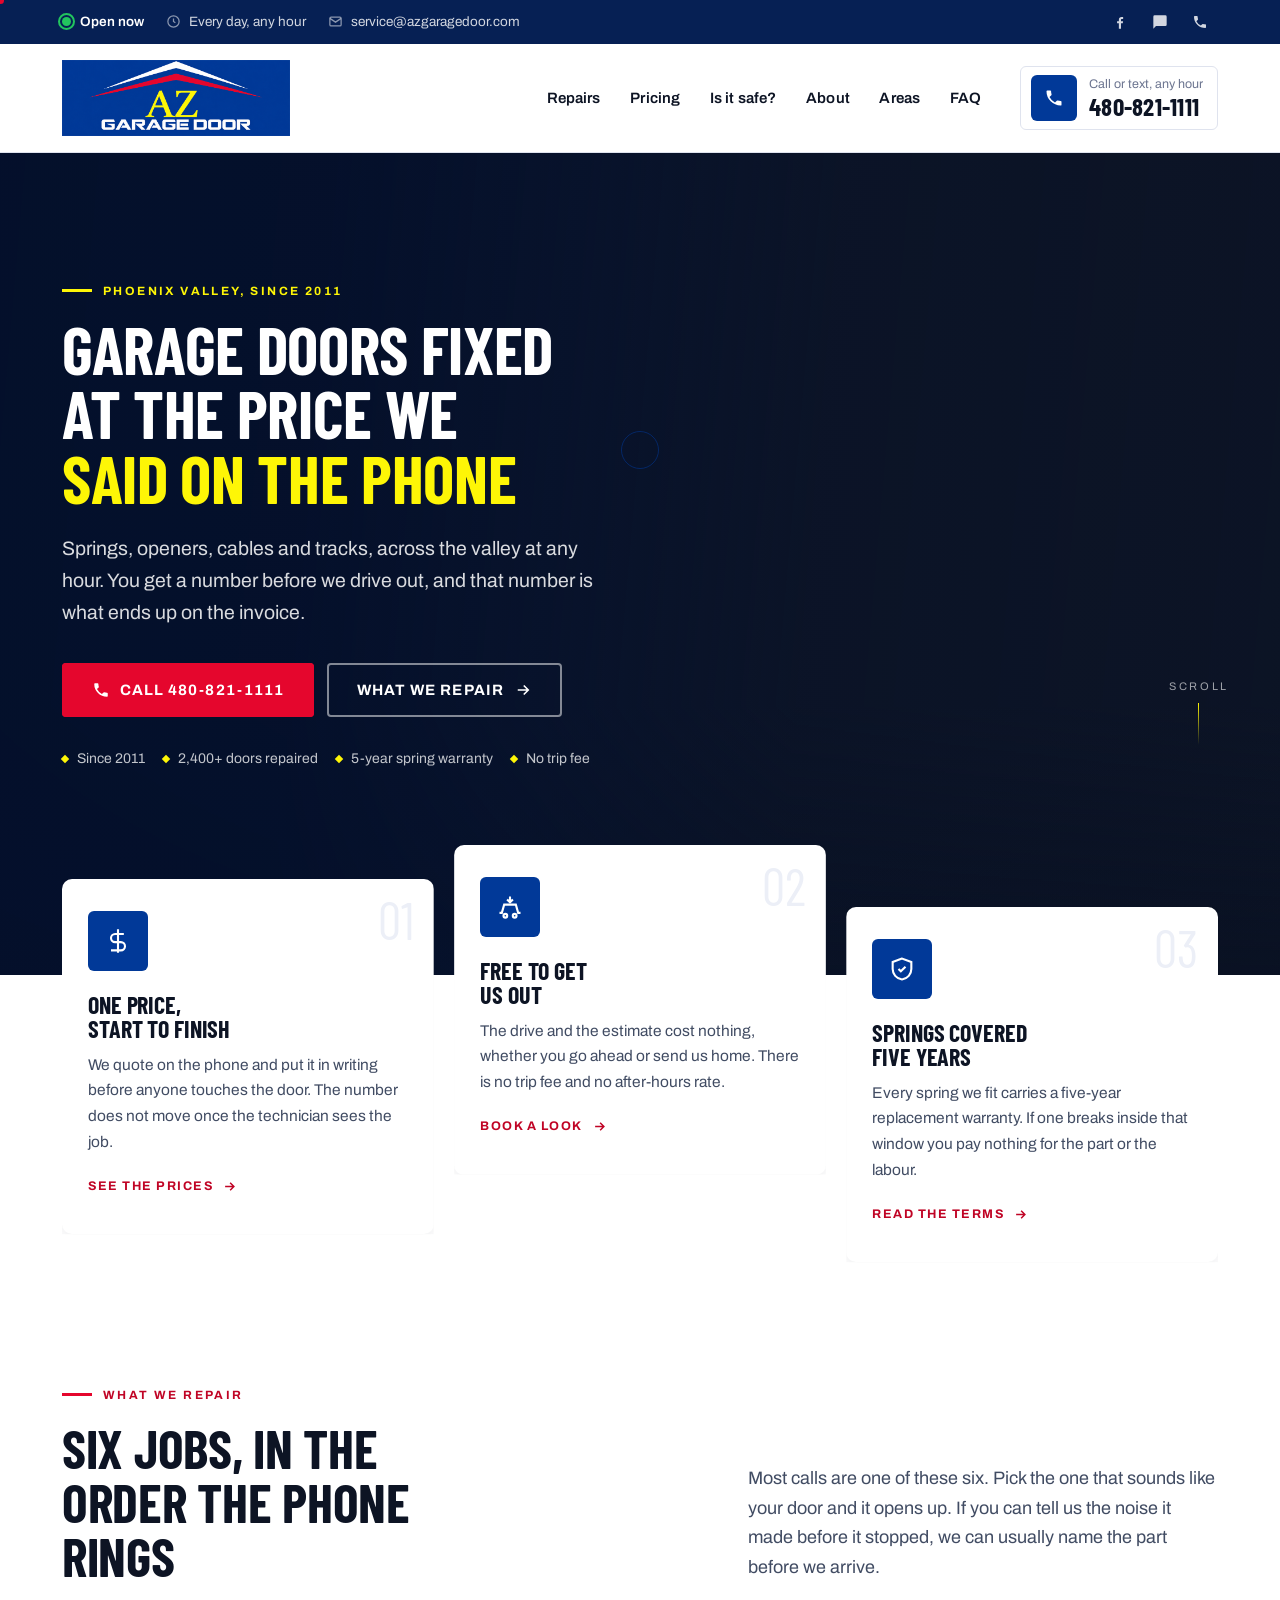
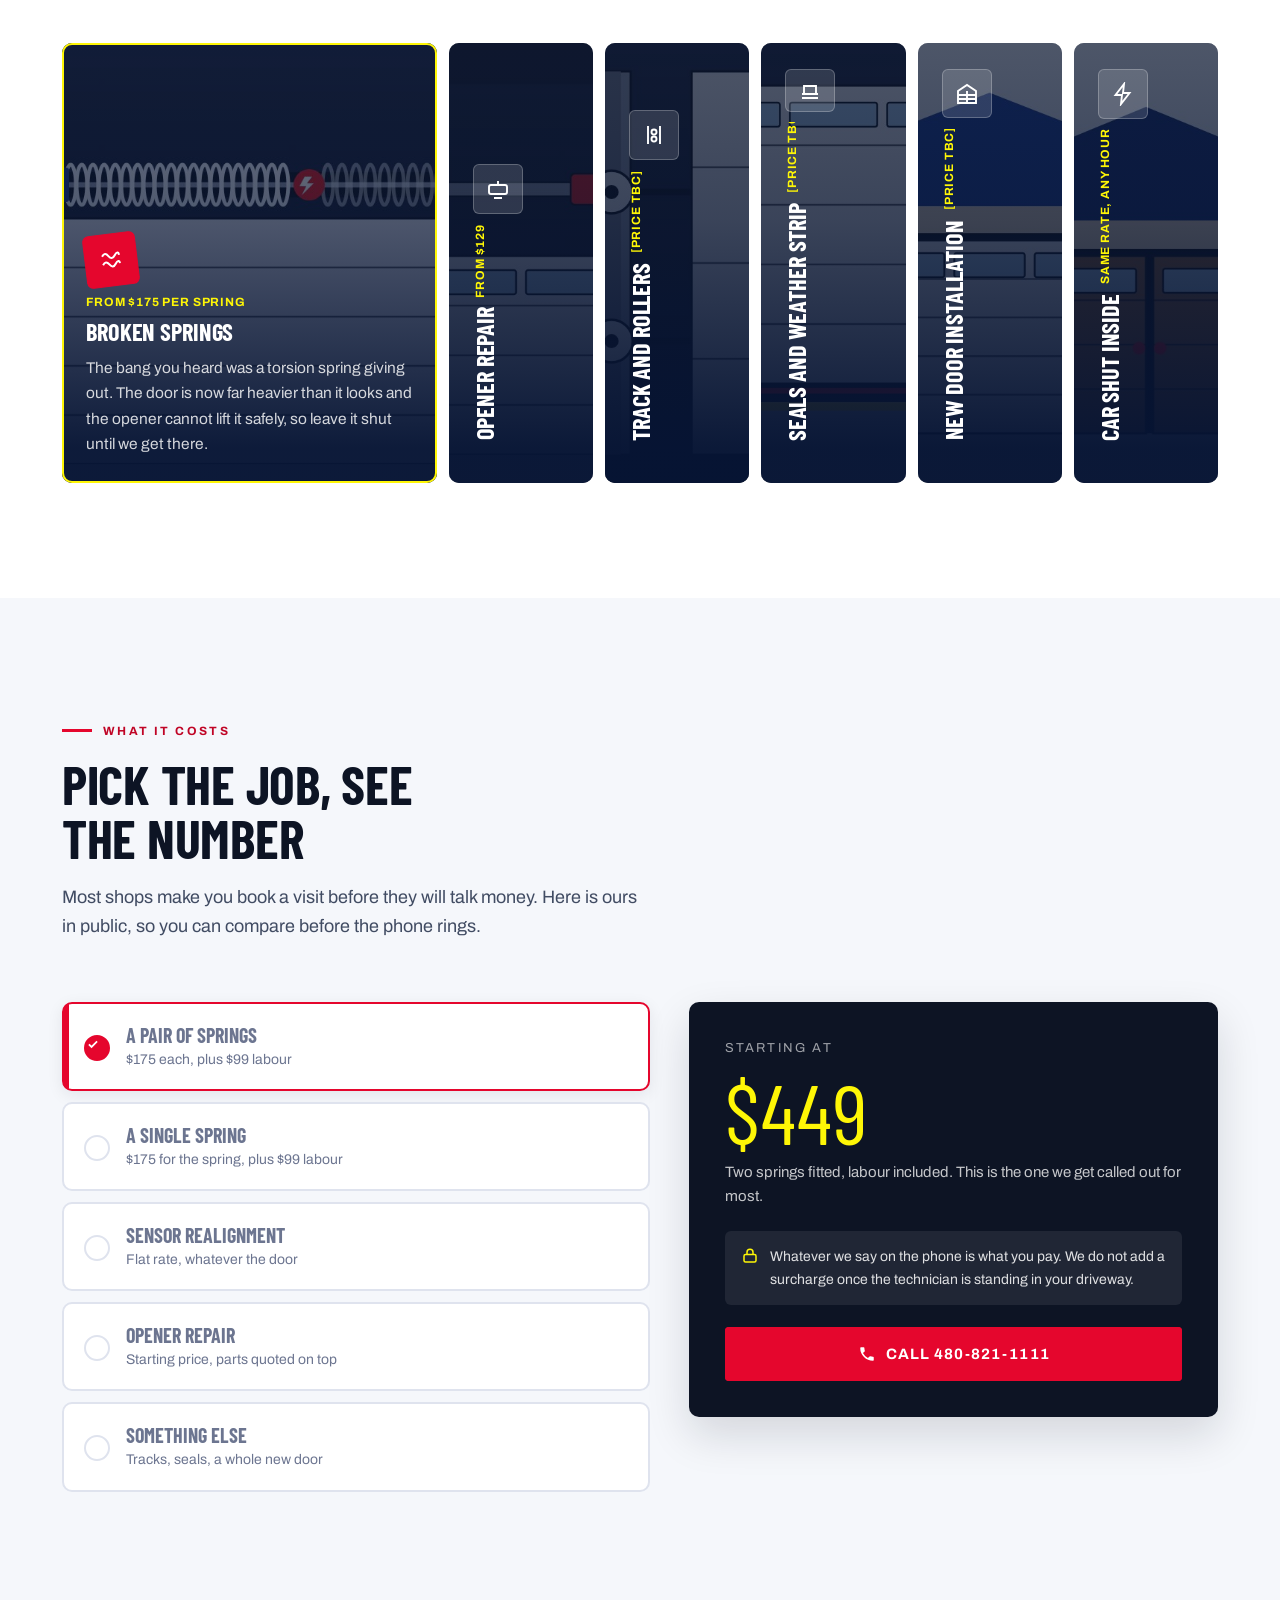
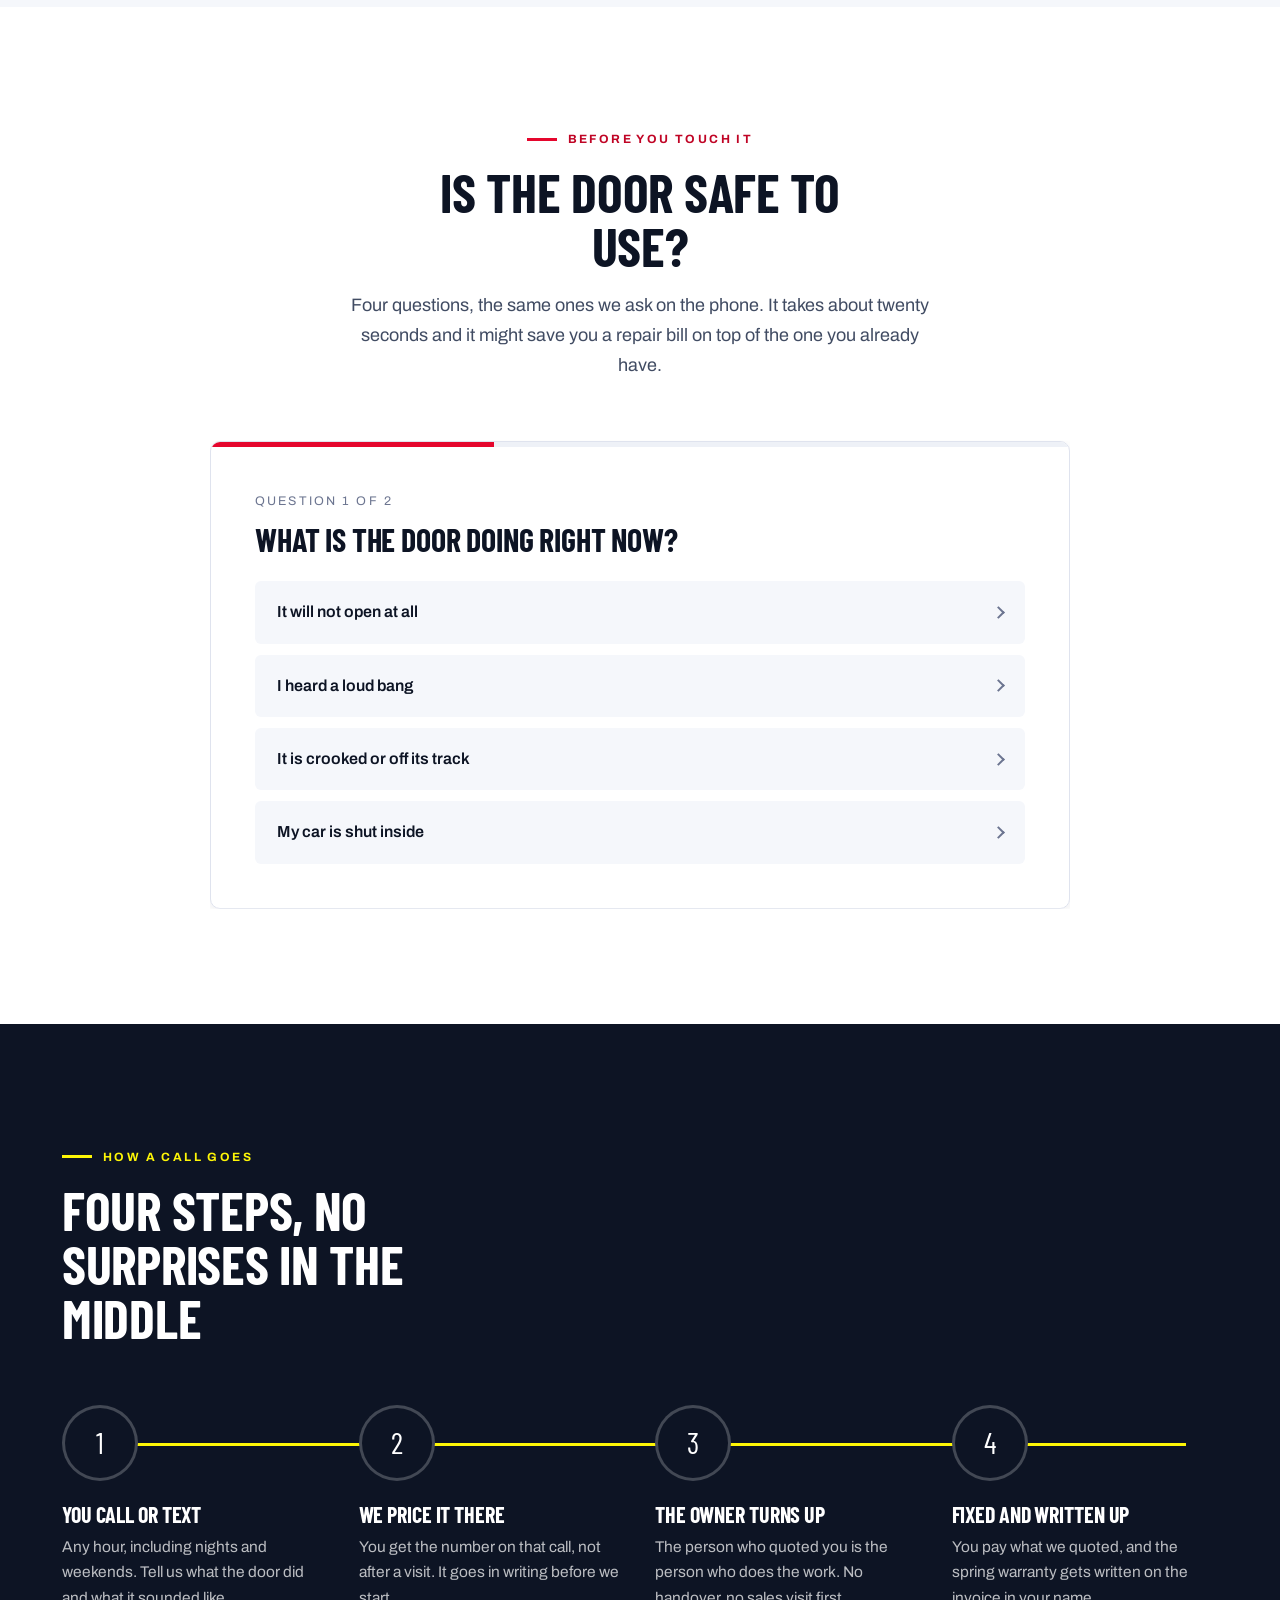
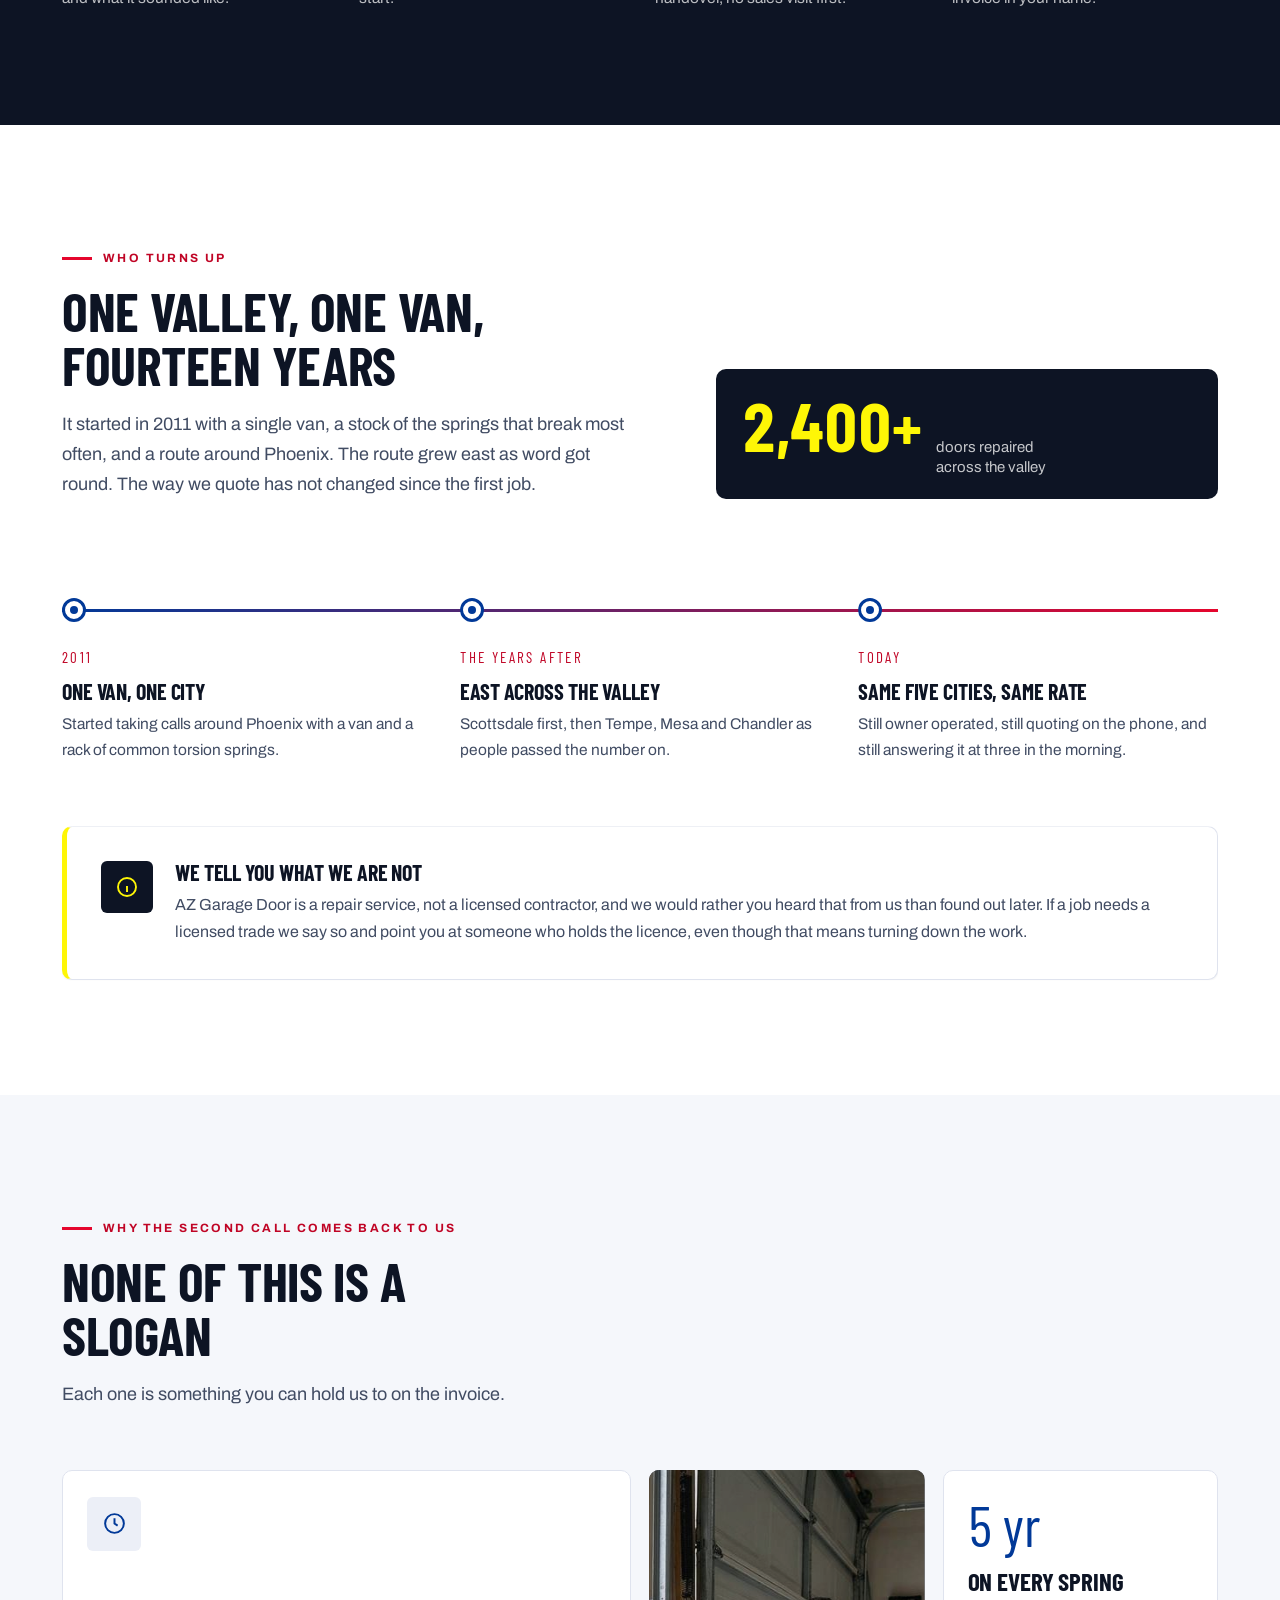
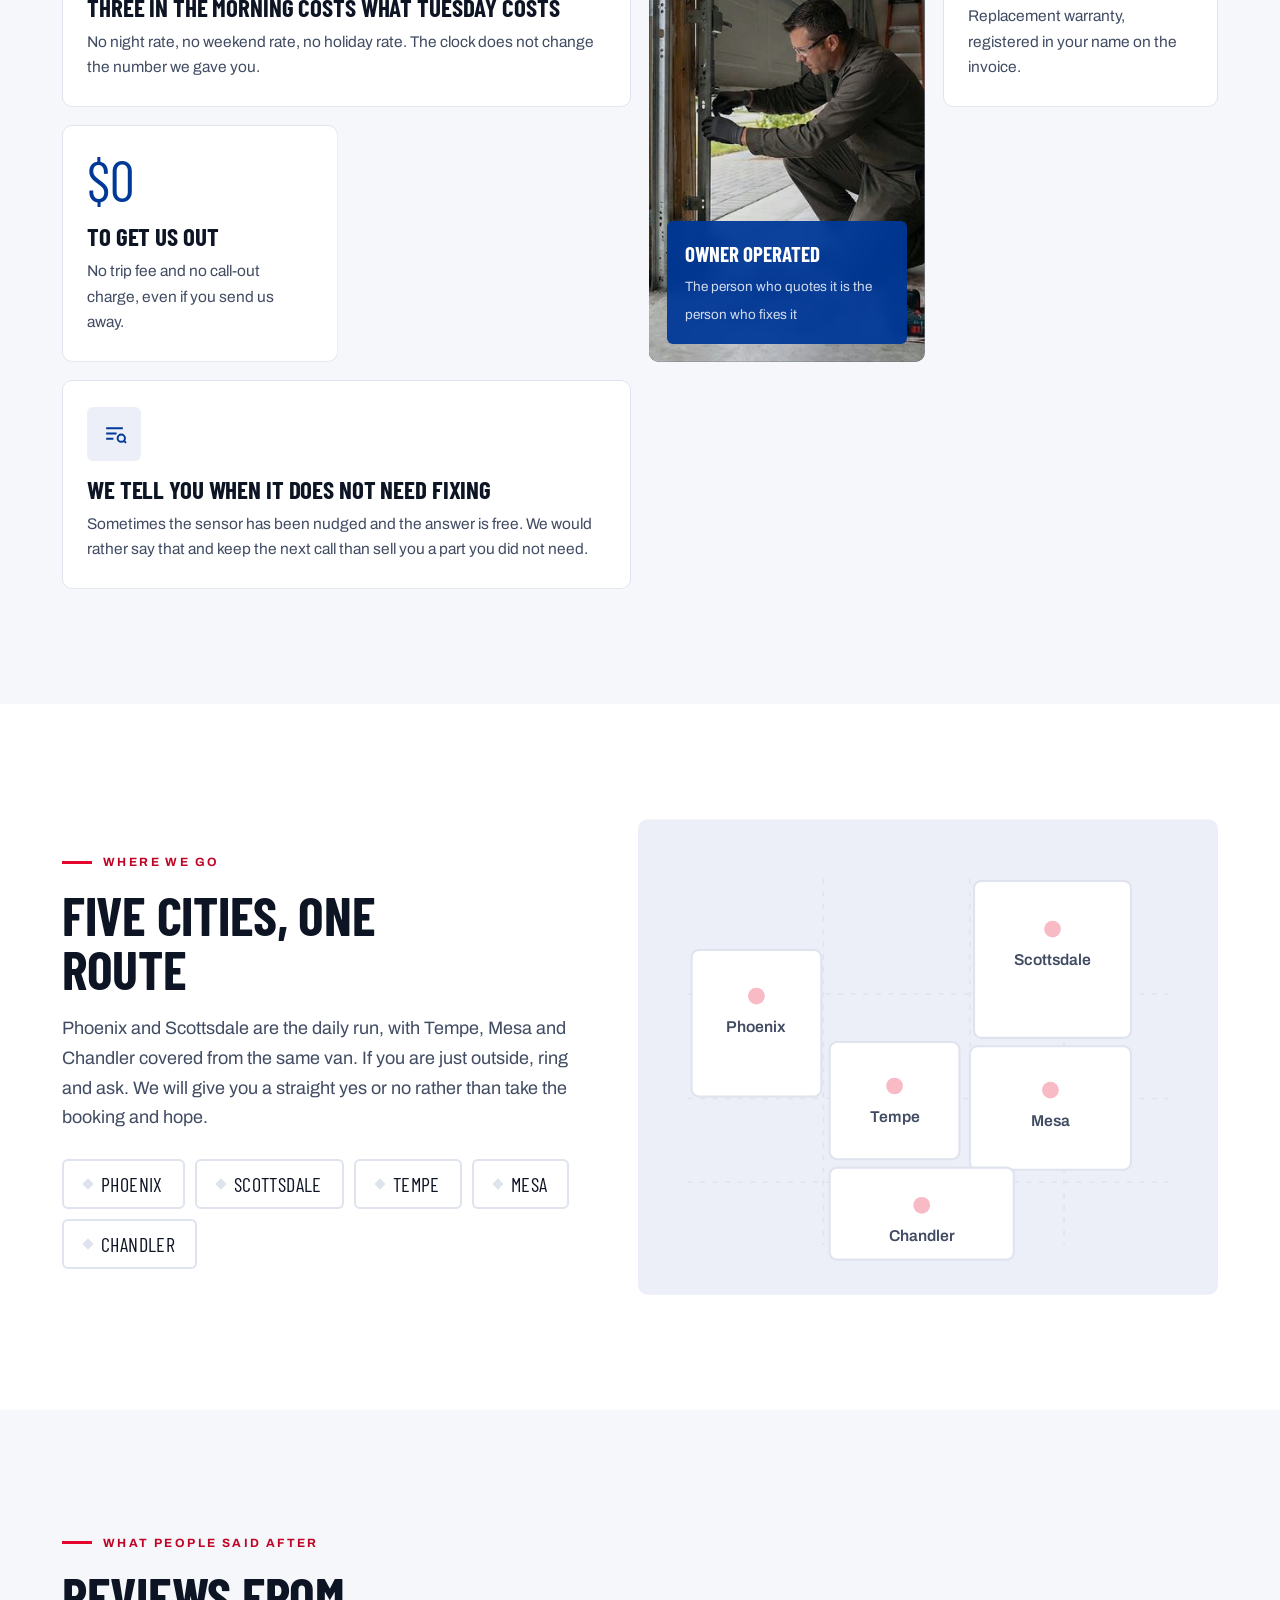
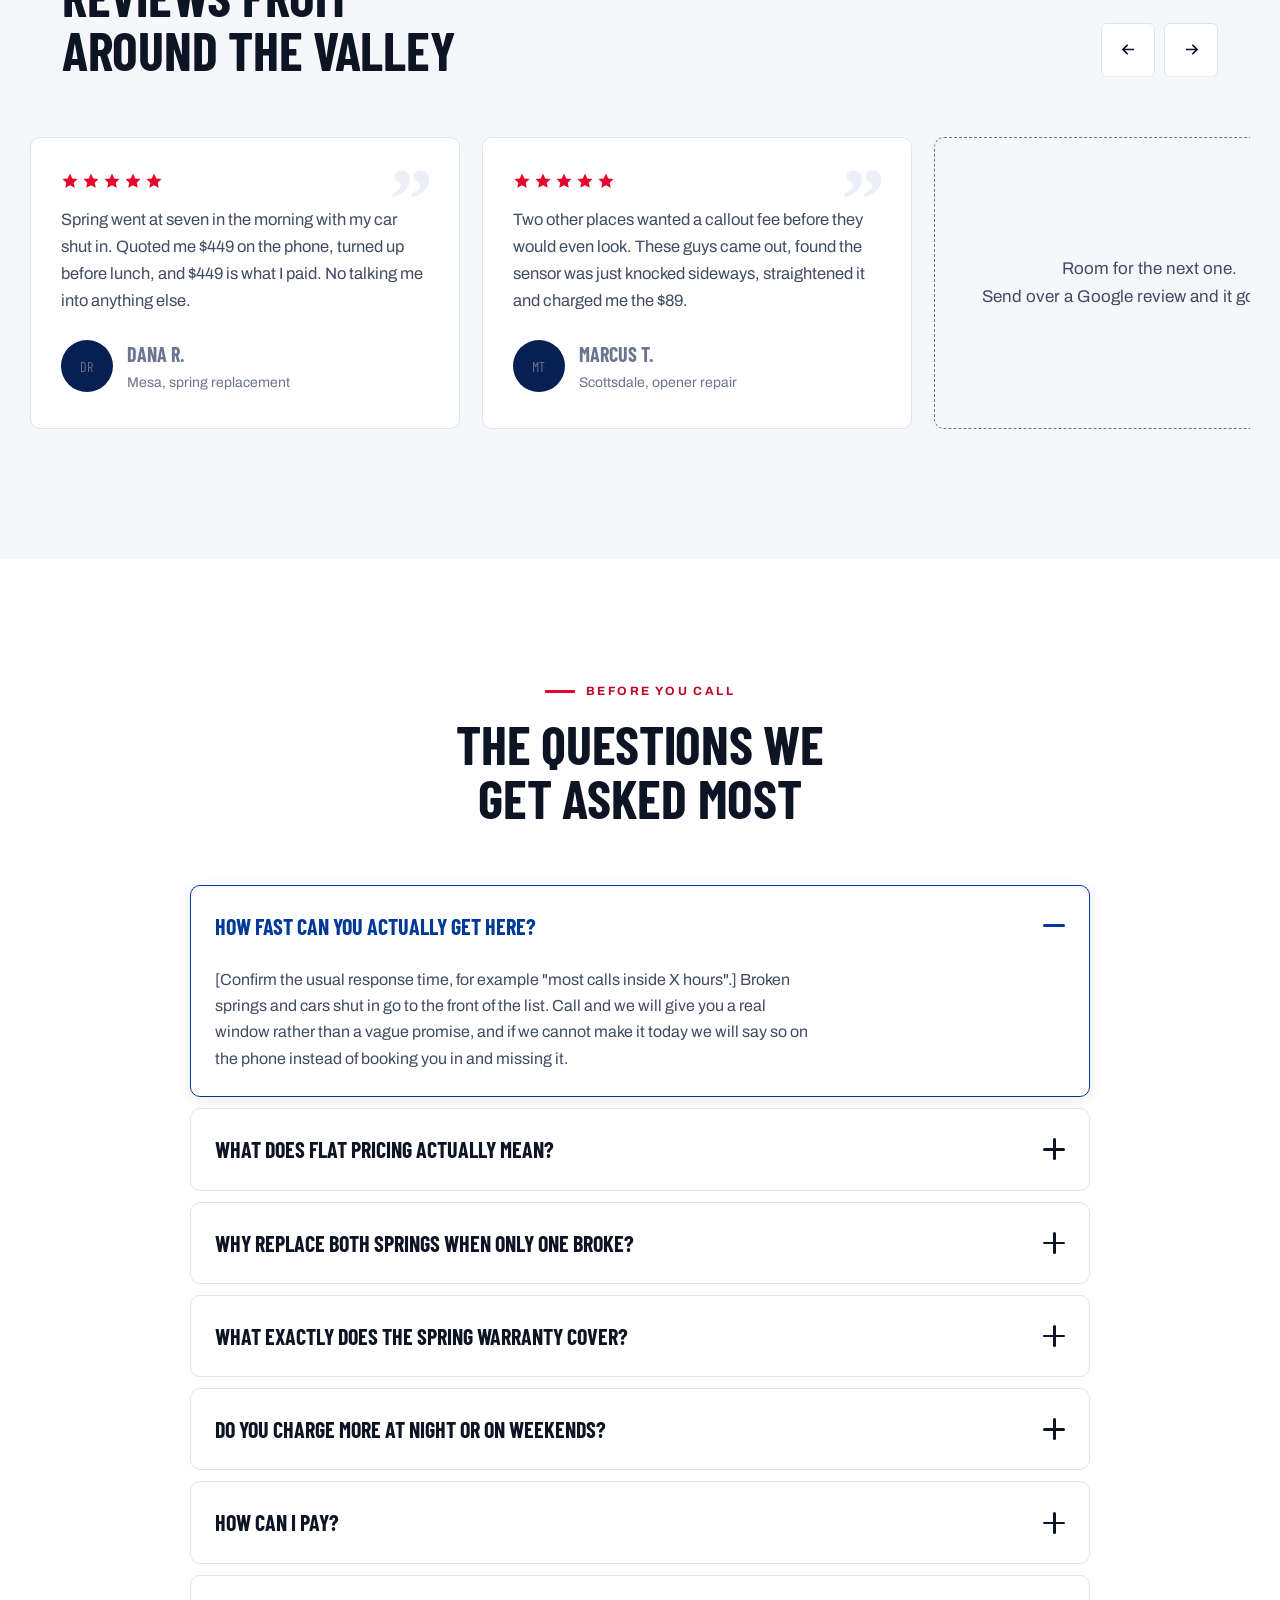
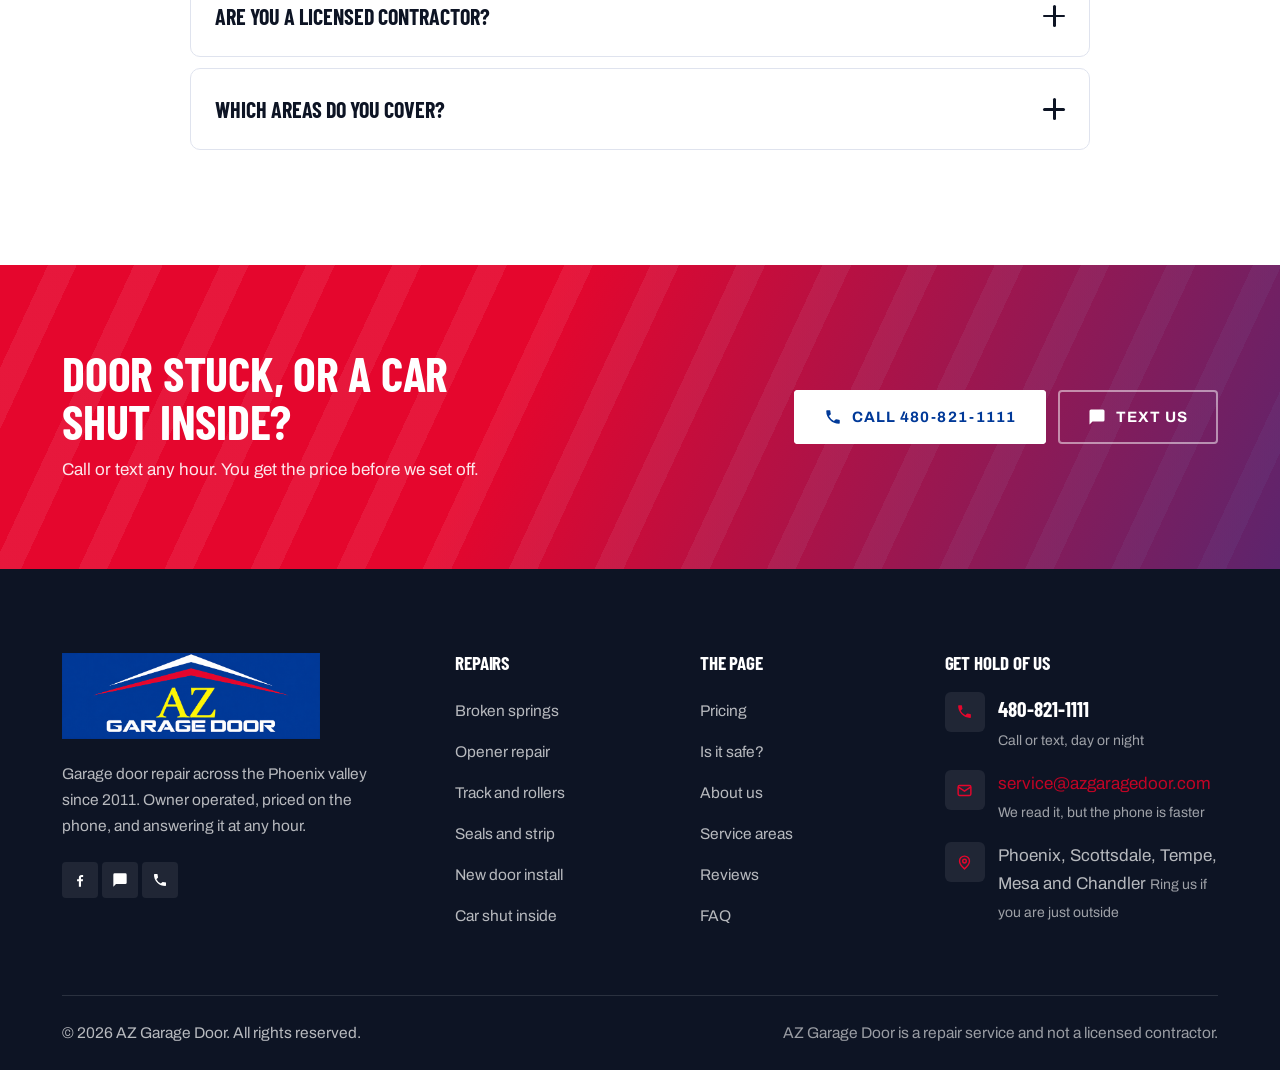
<file: index.html>
﻿<!DOCTYPE html>
<html lang="en">
<head>
<meta charset="utf-8">
<meta name="viewport" content="width=device-width, initial-scale=1, viewport-fit=cover">
<title>AZ Garage Door | Garage door repair in Phoenix, Scottsdale, Tempe, Mesa and Chandler</title>
<meta name="description" content="Garage door repair across Phoenix, Scottsdale, Tempe, Mesa and Chandler, any hour. Springs from $175 plus $99 labour, openers from $129, no trip fee and a five-year spring warranty. Owner operated since 2011. Call or text 480-821-1111.">
<meta name="theme-color" content="#1a3e9c">
<meta name="format-detection" content="telephone=yes">

<link rel="icon" href="assets/images/favicon.ico" sizes="any">
<link rel="icon" type="image/png" sizes="32x32" href="assets/images/favicon-32.png">
<link rel="icon" type="image/png" sizes="16x16" href="assets/images/favicon-16.png">
<link rel="apple-touch-icon" sizes="180x180" href="assets/images/favicon-180.png">

<meta property="og:type" content="website">
<meta property="og:title" content="AZ Garage Door | Garage door repair in Phoenix, Scottsdale, Tempe, Mesa and Chandler">
<meta property="og:description" content="Garage door repair across Phoenix, Scottsdale, Tempe, Mesa and Chandler, any hour. Springs from $175 plus $99 labour, openers from $129, no trip fee and a five-year spring warranty. Owner operated since 2011. Call or text 480-821-1111.">
<meta property="og:image" content="assets/images/favicon-512.png">
<meta name="twitter:card" content="summary_large_image">

<link rel="preconnect" href="https://fonts.googleapis.com">
<link rel="preconnect" href="https://fonts.gstatic.com" crossorigin>
<link rel="stylesheet" href="https://fonts.googleapis.com/css2?family=Barlow+Condensed:wght@600;700&family=Archivo:wght@400;500;600;700&display=swap">

<script type="application/ld+json">
{
  "@context": "https://schema.org",
  "@type": "LocalBusiness",
  "name": "AZ Garage Door",
  "url": "https://azgaragedoor.com/",
  "telephone": "+1-480-821-1111",
  "email": "service@azgaragedoor.com",
  "foundingDate": "2011",
  "priceRange": "$$",
  "areaServed": ["Phoenix","Scottsdale","Tempe","Mesa","Chandler"],
  "openingHoursSpecification": {
    "@type": "OpeningHoursSpecification",
    "dayOfWeek": ["Monday","Tuesday","Wednesday","Thursday","Friday","Saturday","Sunday"],
    "opens": "00:00",
    "closes": "23:59"
  }
}
</script>

<style>
/* ==========================================================================
   AZ Garage Door
   Colour sampled directly from assets/images/az-logo.png:
     field blue  #013998
     chevron red #E5062D
     AZ yellow   #FEF606
   Blue carries trust, red carries action, yellow marks the one thing on a
   screen worth looking at first. Nothing else gets to be loud.
   ========================================================================== */

:root{
  /* --- sampled brand --- */
  --blue:#013998;
  --blue-700:#0a2f77;
  --blue-900:#062054;
  --blue-300:#3d6ed0;
  --red:#e5062d;
  --red-700:#b8001f;
  --yellow:#fef606;
  --yellow-600:#d4cc00;

  /* red that clears 4.5:1 as small text on white */
  --red-ink:#c00425;

  --navy:#0d1424;
  --navy-800:#131c31;
  --navy-700:#1c2740;

  --ink:#0d1424;
  --ink-2:#414c63;
  --ink-3:#6c7590;
  --line:#dfe3ee;
  --line-2:#eef1f7;
  --paper:#ffffff;
  --paper-2:#f5f7fb;
  --paper-3:#eceff7;

  /* restrained radii, nothing pill shaped */
  --r-xs:2px;
  --r:4px;
  --r-md:6px;
  --r-lg:10px;

  --sh-1:0 1px 2px rgba(13,20,36,.06);
  --sh-2:0 4px 16px rgba(13,20,36,.08);
  --sh-3:0 18px 44px rgba(13,20,36,.14);
  --sh-4:0 30px 70px rgba(13,20,36,.2);

  --wrap:1220px;
  --gut:clamp(18px,4vw,32px);

  --e-out:cubic-bezier(.22,.61,.36,1);
  --e-spring:cubic-bezier(.34,1.46,.64,1);

  --f-head:"Barlow Condensed",Impact,"Haettenschweiler","Arial Narrow",sans-serif;
  --f-body:"Archivo","Segoe UI",system-ui,sans-serif;

  --z-nav:90;
  --z-bar:95;
  --z-drawer:120;
  --z-cursor:9999;
}

*,*::before,*::after{box-sizing:border-box}

html{
  -webkit-text-size-adjust:100%;
  scroll-behavior:smooth;
  scroll-padding-top:110px;
}

body{
  margin:0;
  background:var(--paper);
  color:var(--ink);
  font:400 17px/1.65 var(--f-body);
  -webkit-font-smoothing:antialiased;
  overflow-x:hidden;
}

img,svg,picture{max-width:100%;display:block}
img{height:auto}

h1,h2,h3,h4{
  font-family:var(--f-head);
  font-weight:700;
  line-height:1;
  letter-spacing:-.005em;
  text-transform:uppercase;
  margin:0;
  /* condensed display type must never break a word */
  overflow-wrap:normal;
  word-break:keep-all;
  hyphens:none;
}

p{margin:0}
button{font:inherit;color:inherit;background:none;border:0}

a{color:var(--red-ink);text-decoration:none}
a:hover{color:var(--red-700)}

:focus-visible{
  outline:3px solid var(--red);
  outline-offset:3px;
  border-radius:var(--r-xs);
}

.wrap{width:100%;max-width:var(--wrap);margin-inline:auto;padding-inline:var(--gut)}

.skip{
  position:fixed;left:14px;top:-70px;z-index:400;
  background:var(--red);color:#fff;padding:13px 22px;
  font-weight:700;border-radius:var(--r);
  transition:top .2s var(--e-out);
}
.skip:focus{top:14px;color:#fff}

.sr{
  position:absolute;width:1px;height:1px;padding:0;margin:-1px;
  overflow:hidden;clip:rect(0 0 0 0);white-space:nowrap;border:0;
}

/* ==========================================================================
   buttons
   ========================================================================== */

.btn{
  --btn-bg:var(--red);
  --btn-fg:#fff;
  position:relative;
  display:inline-flex;align-items:center;justify-content:center;gap:10px;
  min-height:54px;padding:0 30px;
  background:var(--btn-bg);color:var(--btn-fg);
  font:700 15px/1 var(--f-body);
  letter-spacing:.07em;text-transform:uppercase;
  border-radius:var(--r);cursor:pointer;
  overflow:hidden;isolation:isolate;
  touch-action:manipulation;
  transition:color .25s var(--e-out),box-shadow .25s var(--e-out);
}
/* fill sweeps up from the bottom on hover */
.btn::before{
  content:"";position:absolute;inset:0;z-index:-1;
  background:var(--btn-bg);
}
.btn::after{
  content:"";position:absolute;inset:0;z-index:-1;
  background:var(--sweep,var(--navy));
  transform:translateY(101%);
  transition:transform .4s var(--e-out);
}
.btn:hover::after,.btn:focus-visible::after{transform:translateY(0)}
.btn:hover{color:#fff;box-shadow:var(--sh-3)}
.btn:active{transform:translateY(1px)}
.btn svg{width:18px;height:18px;flex:none}

.btn--blue{--btn-bg:var(--blue);--sweep:var(--blue-900)}
.btn--ghost{
  --btn-bg:transparent;--btn-fg:#fff;--sweep:#fff;
  box-shadow:inset 0 0 0 2px rgba(255,255,255,.5);
}
.btn--ghost:hover{color:var(--navy)}
.btn--dark{--btn-bg:var(--navy);--sweep:var(--red)}
.btn--white{--btn-bg:#fff;--btn-fg:var(--blue);--sweep:var(--yellow)}
.btn--white:hover{color:var(--navy)}
.btn--sm{min-height:46px;padding:0 20px;font-size:13px}

/* magnetic wrapper: JS nudges this, CSS keeps it honest */
.mag{display:inline-block;will-change:transform}

/* ==========================================================================
   section furniture
   ========================================================================== */

.sec{padding:clamp(64px,9vw,118px) 0;position:relative}
.sec--paper{background:var(--paper-2)}
.sec--navy{background:var(--navy);color:#fff}
.sec--navy h2,.sec--navy h3{color:#fff}

.eyebrow{
  display:inline-flex;align-items:center;gap:11px;
  font:700 12px/1 var(--f-body);
  letter-spacing:.2em;text-transform:uppercase;
  color:var(--red-ink);margin-bottom:20px;
}
.eyebrow::before{content:"";width:30px;height:3px;background:var(--red);flex:none}
.sec--navy .eyebrow,.hero .eyebrow{color:var(--yellow)}
.sec--navy .eyebrow::before,.hero .eyebrow::before{background:var(--yellow)}

.h1{font-size:clamp(44px,7vw,80px)}
.h2{font-size:clamp(32px,4.6vw,54px);max-width:18ch}
.h3{font-size:clamp(21px,2.2vw,26px)}

.lede{color:var(--ink-2);font-size:clamp(16px,1.5vw,18px);max-width:58ch;margin-top:18px}
.sec--navy .lede{color:rgba(255,255,255,.72)}

.sec__head{margin-bottom:clamp(38px,5vw,60px)}
.sec__head--split{
  display:grid;grid-template-columns:minmax(0,1.15fr) minmax(0,.85fr);
  gap:clamp(24px,4vw,64px);align-items:end;
}

/* ==========================================================================
   topbar
   ========================================================================== */

.topbar{background:var(--blue-900);color:rgba(255,255,255,.82);font-size:13.5px}
.topbar__in{
  display:flex;align-items:center;justify-content:space-between;
  gap:20px;min-height:44px;flex-wrap:wrap;
}
.topbar__list{display:flex;align-items:center;gap:22px;list-style:none;margin:0;padding:0;flex-wrap:wrap}
.topbar__list li{display:flex;align-items:center;gap:8px}
.topbar a{color:rgba(255,255,255,.82)}
.topbar a:hover{color:#fff}
.topbar svg{width:15px;height:15px;flex:none;opacity:.65}

/* live "open now" pulse */
.live{display:inline-flex;align-items:center;gap:9px;color:#fff;font-weight:600}
.live__dot{
  position:relative;width:9px;height:9px;flex:none;
  background:#22c55e;border-radius:50%;
}
.live__dot::after{
  content:"";position:absolute;inset:-4px;
  border:2px solid #22c55e;border-radius:50%;
  animation:pulse 2.1s var(--e-out) infinite;
}
@keyframes pulse{
  0%{transform:scale(.55);opacity:.9}
  70%{transform:scale(1.5);opacity:0}
  100%{opacity:0}
}

.social{display:flex;gap:4px}
.social a{
  width:36px;height:36px;display:grid;place-items:center;
  border-radius:var(--r);
  transition:background .22s var(--e-out),transform .22s var(--e-out);
}
.social a:hover{background:rgba(255,255,255,.18);transform:translateY(-2px)}
.social svg{width:16px;height:16px;opacity:1;fill:currentColor}

/* ==========================================================================
   header
   ========================================================================== */

.hdr{
  position:sticky;top:0;z-index:var(--z-nav);
  background:#fff;
  border-bottom:1px solid var(--line);
  transition:box-shadow .3s var(--e-out),background .3s var(--e-out);
}
.hdr.is-stuck{
  background:rgba(255,255,255,.92);
  backdrop-filter:blur(14px);
  -webkit-backdrop-filter:blur(14px);
  box-shadow:0 6px 26px rgba(13,20,36,.13);
}

.hdr__in{display:flex;align-items:center;gap:clamp(16px,2.4vw,34px);min-height:108px;transition:min-height .3s var(--e-out)}
.hdr.is-stuck .hdr__in{min-height:86px}

/* logo runs ~46% larger than the previous 52px, and shrinks to 60 on scroll */
.logo{flex:none;display:block}
.logo img{
  height:76px;width:auto;
  transition:height .3s var(--e-out);
}
.hdr.is-stuck .logo img{height:60px}

.nav{margin-left:auto}
.nav__list{display:flex;gap:clamp(16px,2vw,30px);list-style:none;margin:0;padding:0}
.nav__list a{
  position:relative;display:block;padding:12px 2px;
  color:var(--ink);font-weight:600;font-size:15px;letter-spacing:.01em;
  transition:color .22s var(--e-out);
}
/* underline slides in from the left, then parks under the active link */
.nav__list a::after{
  content:"";position:absolute;left:0;bottom:6px;height:3px;width:100%;
  background:var(--red);
  transform:scaleX(0);transform-origin:right;
  transition:transform .32s var(--e-out);
}
.nav__list a:hover{color:var(--red-ink)}
.nav__list a:hover::after{transform:scaleX(1);transform-origin:left}
.nav__list a[aria-current="true"]{color:var(--blue)}
.nav__list a[aria-current="true"]::after{
  transform:scaleX(1);transform-origin:left;background:var(--yellow);
}

.hdr__call{
  display:flex;align-items:center;gap:12px;
  padding:8px 14px 8px 10px;margin-left:6px;
  border-radius:var(--r-md);
  border:1px solid var(--line);
  transition:border-color .25s var(--e-out),background .25s var(--e-out),transform .25s var(--e-out);
}
.hdr__call:hover{border-color:var(--red);background:#fff5f6;transform:translateY(-2px)}
.hdr__call-ico{
  width:46px;height:46px;flex:none;display:grid;place-items:center;
  background:var(--blue);color:#fff;border-radius:var(--r-md);
}
.hdr__call-ico svg{width:20px;height:20px}
.hdr__call:hover .hdr__call-ico{background:var(--red)}
.hdr__call:hover .hdr__call-ico svg{animation:ring .7s var(--e-out)}
@keyframes ring{
  0%,100%{transform:rotate(0)}
  15%{transform:rotate(-16deg)}
  30%{transform:rotate(14deg)}
  45%{transform:rotate(-11deg)}
  60%{transform:rotate(8deg)}
  75%{transform:rotate(-4deg)}
}
.hdr__call-txt{display:block;font-size:12.5px;color:var(--ink-3);line-height:1.35}
.hdr__call-num{
  display:block;font-family:var(--f-head);font-size:25px;font-weight:700;
  color:var(--ink);letter-spacing:.01em;line-height:1.05;
}
.hdr__call:hover .hdr__call-num{color:var(--red-ink)}

/* animated hamburger */
.burger{
  display:none;width:50px;height:50px;margin-left:auto;flex:none;
  background:var(--blue);border-radius:var(--r-md);cursor:pointer;
  position:relative;
  transition:background .25s var(--e-out);
}
.burger:hover{background:var(--red)}
.burger span{
  position:absolute;left:14px;width:22px;height:2.5px;
  background:#fff;border-radius:2px;
  transition:transform .32s var(--e-out),opacity .2s var(--e-out);
}
.burger span:nth-child(1){top:17px}
.burger span:nth-child(2){top:24px}
.burger span:nth-child(3){top:31px}
.burger[aria-expanded="true"] span:nth-child(1){transform:translateY(7px) rotate(45deg)}
.burger[aria-expanded="true"] span:nth-child(2){opacity:0}
.burger[aria-expanded="true"] span:nth-child(3){transform:translateY(-7px) rotate(-45deg)}

/* ==========================================================================
   mobile drawer
   ========================================================================== */

.drawer{position:fixed;inset:0;z-index:var(--z-drawer);visibility:hidden}
.drawer.is-open{visibility:visible}
.drawer__scrim{
  position:absolute;inset:0;background:rgba(6,32,84,.62);
  opacity:0;transition:opacity .34s var(--e-out);
  backdrop-filter:blur(3px);-webkit-backdrop-filter:blur(3px);
}
.drawer.is-open .drawer__scrim{opacity:1}
.drawer__panel{
  position:absolute;top:0;right:0;bottom:0;width:min(370px,88vw);
  background:#fff;padding:22px;overflow-y:auto;
  display:flex;flex-direction:column;gap:22px;
  transform:translateX(100%);
  transition:transform .4s var(--e-out);
  box-shadow:var(--sh-4);
}
.drawer.is-open .drawer__panel{transform:none}
.drawer__top{display:flex;align-items:center;justify-content:space-between;gap:16px}
.drawer__top img{height:58px;width:auto}
.drawer__x{
  width:46px;height:46px;flex:none;display:grid;place-items:center;
  background:var(--paper-2);border-radius:var(--r-md);cursor:pointer;
  transition:background .2s var(--e-out),transform .2s var(--e-out);
}
.drawer__x:hover{background:var(--red);color:#fff;transform:rotate(90deg)}
.drawer__x svg{width:20px;height:20px}
.drawer__nav{list-style:none;margin:0;padding:0;display:grid}
.drawer__nav a{
  display:flex;align-items:center;justify-content:space-between;
  padding:16px 4px;min-height:56px;
  color:var(--ink);font-weight:600;font-size:17px;
  border-bottom:1px solid var(--line);
  transition:color .2s var(--e-out),padding-left .25s var(--e-out);
}
.drawer__nav a::after{content:"";width:8px;height:8px;border-right:2px solid var(--red);border-top:2px solid var(--red);transform:rotate(45deg);opacity:0;transition:opacity .2s var(--e-out)}
.drawer__nav a:hover{color:var(--red-ink);padding-left:12px}
.drawer__nav a:hover::after{opacity:1}
.drawer__foot{margin-top:auto;display:grid;gap:10px}
.drawer__foot .btn{width:100%}

/* ==========================================================================
   hero
   ========================================================================== */

.hero{
  position:relative;
  min-height:clamp(600px,88vh,860px);
  display:flex;align-items:center;
  background:var(--navy);
  overflow:hidden;
  padding:clamp(80px,10vw,120px) 0 clamp(150px,16vw,210px);
}

.hero__bg{position:absolute;inset:-4% -2%;z-index:0}
.hero__bg img{
  width:100%;height:100%;object-fit:cover;object-position:62% 50%;
  transform:scale(1.06);
  animation:kb 22s var(--e-out) both;
  will-change:transform;
}
@keyframes kb{from{transform:scale(1.14)}to{transform:scale(1.02)}}

/* readability wash: heavy on the left where the copy sits, clear on the right
   so the technician in the photo stays visible */
.hero__bg::after{
  content:"";position:absolute;inset:0;
  background:
    /* a hard column of navy behind the copy, then clearing fast so the
       technician and the open door stay readable on the right */
    linear-gradient(95deg,
      rgba(4,16,44,.96) 0%,
      rgba(4,16,44,.92) 26%,
      rgba(5,18,48,.62) 44%,
      rgba(6,20,52,.22) 62%,
      rgba(6,20,52,.08) 100%),
    linear-gradient(to top,rgba(9,16,32,.72) 0%,transparent 34%);
}

.hero__in{position:relative;z-index:2;width:100%}
.hero__c{max-width:min(640px,54vw)}
@media (max-width:900px){.hero__c{max-width:100%}}

.hero h1{
  color:#fff;
  font-size:clamp(40px,5.4vw,66px);
  line-height:.98;
}
.hero h1 .ln{display:block;overflow:hidden}
.hero h1 .ln>span{display:block}
.hero h1 em{font-style:normal;color:var(--yellow)}
/* keep hyphenated phrases whole */
.hero h1 .nb{white-space:nowrap}

.hero__sub{
  color:rgba(255,255,255,.85);
  font-size:clamp(16px,1.8vw,19.5px);
  max-width:50ch;margin-top:22px;
}

.hero__acts{display:flex;flex-wrap:wrap;gap:13px;margin-top:34px}

.hero__trust{
  display:flex;flex-wrap:wrap;align-items:center;
  gap:10px 18px;margin-top:30px;
  color:rgba(255,255,255,.76);font-size:14px;
}
.hero__trust span{display:inline-flex;align-items:center;gap:9px}
.hero__trust span::before{
  content:"";width:6px;height:6px;flex:none;
  background:var(--yellow);transform:rotate(45deg);
}

/* staggered load reveal, line by line */
.hero [data-rise]{opacity:0;transform:translateY(28px)}
.hero.is-ready [data-rise]{
  animation:rise .85s var(--e-out) both;
  animation-delay:calc(var(--i,0) * 110ms);
}
@keyframes rise{to{opacity:1;transform:none}}

.hero__scroll{
  position:absolute;right:clamp(24px,4vw,56px);bottom:clamp(168px,18vw,230px);
  z-index:2;
  display:grid;place-items:center;gap:8px;
  color:rgba(255,255,255,.6);font-size:11px;letter-spacing:.24em;text-transform:uppercase;
}
.hero__scroll i{
  width:1px;height:42px;background:linear-gradient(to bottom,var(--yellow),transparent);
  animation:drop 2.4s var(--e-out) infinite;
}
@keyframes drop{0%{transform:scaleY(0);transform-origin:top}50%{transform:scaleY(1);transform-origin:top}51%{transform-origin:bottom}100%{transform:scaleY(0);transform-origin:bottom}}

/* ==========================================================================
   promise cards (staggered, overlapping the hero)
   ========================================================================== */

.promise{position:relative;z-index:6;margin-top:clamp(-130px,-13vw,-96px)}
.promise__grid{
  display:grid;grid-template-columns:repeat(3,1fr);
  gap:clamp(14px,1.6vw,22px);align-items:start;
}
/* deliberate stagger so it reads as three chosen cards, not a 3-up template */
.promise__c:nth-child(1){margin-top:34px}
.promise__c:nth-child(3){margin-top:62px}

.promise__c{
  position:relative;
  background:#fff;border-radius:var(--r-lg);
  padding:32px 26px 26px;
  box-shadow:var(--sh-2);
  overflow:hidden;isolation:isolate;
  transition:transform .38s var(--e-out),box-shadow .38s var(--e-out);
}
/* colour sweep in brand colours */
.promise__c::before{
  content:"";position:absolute;inset:0;z-index:-1;
  background:linear-gradient(150deg,var(--blue) 0%,var(--blue-900) 100%);
  clip-path:circle(0% at 12% 100%);
  transition:clip-path .55s var(--e-out);
}
.promise__c:hover{transform:translateY(-10px);box-shadow:var(--sh-4)}
.promise__c:hover::before{clip-path:circle(150% at 12% 100%)}
.promise__c:hover :is(h2,p,.promise__n){color:#fff}
.promise__c:hover .promise__ico{background:var(--yellow);color:var(--navy);transform:rotate(-8deg) scale(1.08)}
.promise__c:hover .promise__go{color:var(--yellow)}
.promise__c:hover .promise__go svg{transform:translateX(7px)}

.promise__n{
  position:absolute;right:20px;top:14px;
  font-family:var(--f-head);font-size:52px;line-height:1;
  color:var(--paper-3);transition:color .38s var(--e-out);
}
.promise__ico{
  width:60px;height:60px;display:grid;place-items:center;
  background:var(--blue);color:#fff;border-radius:var(--r-md);
  margin-bottom:22px;
  transition:background .38s var(--e-out),color .38s var(--e-out),transform .45s var(--e-spring);
}
.promise__ico svg{width:28px;height:28px}
.promise__c h2{font-size:24px;margin-bottom:11px;transition:color .38s var(--e-out)}
.promise__c p{color:var(--ink-2);font-size:15.5px;transition:color .38s var(--e-out)}
.promise__go{
  display:inline-flex;align-items:center;gap:9px;min-height:44px;
  margin-top:10px;
  font:700 12.5px/1 var(--f-body);letter-spacing:.12em;text-transform:uppercase;
  color:var(--red-ink);transition:color .38s var(--e-out);
}
.promise__go svg{width:15px;height:15px;transition:transform .32s var(--e-out)}

/* ==========================================================================
   about: horizontal timeline
   ========================================================================== */

.about__top{
  display:grid;grid-template-columns:minmax(0,1fr) minmax(0,.85fr);
  gap:clamp(28px,5vw,72px);align-items:end;margin-bottom:clamp(40px,5vw,64px);
}

.counter{
  display:flex;align-items:baseline;gap:14px;
  padding:22px 26px;border-radius:var(--r-lg);
  background:var(--navy);color:#fff;
}
.counter b{
  font-family:var(--f-head);font-size:clamp(46px,6vw,68px);line-height:1;
  color:var(--yellow);font-variant-numeric:tabular-nums;
}
.counter span{font-size:15px;color:rgba(255,255,255,.76);line-height:1.35}

/* the rail */
.tl{position:relative;margin-top:8px}
.tl__track{
  position:absolute;left:0;right:0;top:46px;height:3px;
  background:var(--line);
}
.tl__fill{
  position:absolute;left:0;top:0;height:100%;width:0;
  background:linear-gradient(90deg,var(--blue),var(--red));
  transition:width 1.6s var(--e-out);
}
.tl.is-in .tl__fill{width:100%}

.tl__row{
  position:relative;display:grid;
  grid-template-columns:repeat(3,1fr);gap:clamp(18px,3vw,40px);
}
.tl__item{position:relative;padding-top:0}
.tl__dot{
  position:relative;z-index:2;
  width:24px;height:24px;margin:35px 0 22px;
  background:#fff;border:3px solid var(--blue);border-radius:50%;
  display:grid;place-items:center;
  transition:border-color .3s var(--e-out),transform .3s var(--e-spring);
}
.tl__dot::after{content:"";width:8px;height:8px;background:var(--blue);border-radius:50%;transition:background .3s var(--e-out)}
.tl__item:hover .tl__dot{border-color:var(--red);transform:scale(1.22)}
.tl__item:hover .tl__dot::after{background:var(--red)}
.tl__yr{
  font-family:var(--f-head);font-size:15px;letter-spacing:.16em;
  color:var(--red-ink);text-transform:uppercase;
}
.tl__item h3{font-size:22px;margin:8px 0 9px}
.tl__item p{color:var(--ink-2);font-size:15.5px}

/* honest positioning callout, given its own weight */
.callout{
  margin-top:clamp(40px,5vw,64px);
  display:grid;grid-template-columns:auto minmax(0,1fr);gap:22px;align-items:start;
  padding:clamp(24px,3vw,34px);
  background:#fff;
  border:1px solid var(--line);
  border-left:5px solid var(--yellow);
  border-radius:var(--r-lg);
  box-shadow:var(--sh-1);
}
.callout__ico{
  width:52px;height:52px;flex:none;display:grid;place-items:center;
  background:var(--navy);color:var(--yellow);border-radius:var(--r-md);
}
.callout__ico svg{width:24px;height:24px}
.callout h3{font-size:22px;margin-bottom:9px}
.callout p{color:var(--ink-2);font-size:16px}

/* ==========================================================================
   services: expanding horizontal panels
   ========================================================================== */

.svc{display:grid;gap:12px}
@media (min-width:1000px){
  .svc{
    grid-auto-flow:column;
    grid-auto-columns:1fr;
    height:440px;
  }
  /* the open panel takes the room */
  .svc__p[data-open="true"]{flex:none}
  .svc{grid-auto-columns:minmax(0,1fr)}
}

.svc__p{
  position:relative;overflow:hidden;
  border-radius:var(--r-lg);
  background:var(--navy);
  isolation:isolate;
  transition:flex-grow .5s var(--e-out);
}
.svc__p img{
  position:absolute;inset:0;width:100%;height:100%;object-fit:cover;
  opacity:.42;z-index:-2;
  transition:opacity .5s var(--e-out),transform .8s var(--e-out);
}
.svc__p::after{
  content:"";position:absolute;inset:0;z-index:-1;
  background:linear-gradient(to top,rgba(6,20,52,.94) 8%,rgba(6,20,52,.45) 60%,rgba(6,20,52,.25) 100%);
}
.svc__btn{
  position:relative;z-index:1;
  width:100%;height:100%;min-height:180px;
  display:flex;flex-direction:column;justify-content:flex-end;
  gap:10px;padding:26px 24px;text-align:left;cursor:pointer;
  color:#fff;
}
.svc__ico{
  width:50px;height:50px;display:grid;place-items:center;
  background:rgba(255,255,255,.14);border:1px solid rgba(255,255,255,.24);
  border-radius:var(--r-md);color:#fff;
  transition:background .35s var(--e-out),color .35s var(--e-out),transform .45s var(--e-spring);
}
.svc__ico svg{width:24px;height:24px}
.svc__p h3{font-size:clamp(19px,1.9vw,25px);color:#fff}
.svc__price{
  font:700 12px/1.3 var(--f-body);letter-spacing:.07em;text-transform:uppercase;
  color:var(--yellow);font-variant-numeric:tabular-nums;
}

/* Collapsed panels are narrow, so their titles rotate to run up the panel.
   That keeps them on one line instead of stacking one word per row. */
@media (min-width:1000px){
  .svc__p[data-open="false"] .svc__btn{
    justify-content:flex-end;padding-bottom:28px;
  }
  .svc__p[data-open="false"] h3{
    writing-mode:vertical-rl;transform:rotate(180deg);
    white-space:nowrap;margin-bottom:4px;
  }
  .svc__p[data-open="false"] .svc__price{
    writing-mode:vertical-rl;transform:rotate(180deg);
    white-space:nowrap;max-height:210px;overflow:hidden;
  }
}
.svc__body{
  color:rgba(255,255,255,.82);font-size:15.5px;
  max-width:44ch;
  /* collapsed by default, revealed when the panel opens */
  display:grid;grid-template-rows:0fr;opacity:0;
  transition:grid-template-rows .45s var(--e-out),opacity .35s var(--e-out);
}
.svc__body>span{overflow:hidden}

.svc__p:hover img,.svc__p[data-open="true"] img{opacity:.58;transform:scale(1.05)}
.svc__p:hover .svc__ico,.svc__p[data-open="true"] .svc__ico{background:var(--red);border-color:var(--red);transform:rotate(-7deg) scale(1.06)}
.svc__p[data-open="true"] .svc__body{grid-template-rows:1fr;opacity:1}
.svc__p[data-open="true"]{outline:2px solid var(--yellow);outline-offset:-2px}

@media (min-width:1000px){
  .svc{display:flex}
  .svc__p{flex:1 1 0;min-width:0}
  .svc__p[data-open="true"]{flex:2.6 1 0}
}

/* ==========================================================================
   estimator
   ========================================================================== */

.est{
  display:grid;grid-template-columns:minmax(0,1fr) minmax(0,.9fr);
  gap:clamp(22px,3vw,44px);align-items:start;
}
.est__opts{display:grid;gap:11px}
.est__o{
  position:relative;display:flex;align-items:center;gap:16px;
  width:100%;padding:18px 20px;min-height:76px;text-align:left;
  background:#fff;border:2px solid var(--line);border-radius:var(--r-lg);
  cursor:pointer;
  transition:border-color .26s var(--e-out),transform .26s var(--e-out),box-shadow .26s var(--e-out);
}
.est__o:hover{border-color:var(--blue-300);transform:translateX(5px);box-shadow:var(--sh-2)}
.est__o[aria-checked="true"]{border-color:var(--red);box-shadow:var(--sh-2)}
.est__o[aria-checked="true"]::before{
  content:"";position:absolute;left:0;top:0;bottom:0;width:5px;
  background:var(--red);border-radius:var(--r-lg) 0 0 var(--r-lg);
}
.est__tick{
  width:26px;height:26px;flex:none;display:grid;place-items:center;
  border:2px solid var(--line);border-radius:50%;
  transition:border-color .22s var(--e-out),background .22s var(--e-out);
}
.est__tick svg{width:14px;height:14px;color:#fff;opacity:0;transition:opacity .2s var(--e-out)}
.est__o[aria-checked="true"] .est__tick{background:var(--red);border-color:var(--red)}
.est__o[aria-checked="true"] .est__tick svg{opacity:1}
.est__o b{display:block;font-family:var(--f-head);font-size:20px;text-transform:uppercase;line-height:1.1}
.est__o span{display:block;font-size:14px;color:var(--ink-3);margin-top:2px}

.est__out{
  position:sticky;top:130px;
  background:var(--navy);color:#fff;border-radius:var(--r-lg);
  padding:clamp(26px,3vw,36px);
  box-shadow:var(--sh-3);
}
.est__label{font-size:13px;letter-spacing:.17em;text-transform:uppercase;color:rgba(255,255,255,.6)}
.est__fig{
  font-family:var(--f-head);font-size:clamp(54px,8vw,84px);line-height:1;
  color:var(--yellow);font-variant-numeric:tabular-nums;margin:10px 0 6px;
}
.est__note{color:rgba(255,255,255,.76);font-size:15px;min-height:3em}
.est__lock{
  display:flex;align-items:flex-start;gap:11px;
  margin:22px 0;padding:14px 16px;
  background:rgba(255,255,255,.08);border-radius:var(--r-md);
  font-size:14px;color:rgba(255,255,255,.86);
}
.est__lock svg{width:18px;height:18px;flex:none;color:var(--yellow);margin-top:2px}
.est__out .btn{width:100%}

/* ==========================================================================
   troubleshooter
   ========================================================================== */

.tro{
  max-width:860px;margin-inline:auto;
  background:#fff;border:1px solid var(--line);border-radius:var(--r-lg);
  box-shadow:var(--sh-2);overflow:hidden;
}
.tro__bar{height:5px;background:var(--line-2)}
.tro__bar i{display:block;height:100%;width:25%;background:var(--red);transition:width .45s var(--e-out)}
.tro__in{padding:clamp(26px,4vw,44px)}
.tro__step{font-size:12.5px;letter-spacing:.17em;text-transform:uppercase;color:var(--ink-3)}
.tro__q{font-size:clamp(23px,2.8vw,32px);margin:12px 0 26px}
/* JS moves focus here so screen readers hear the new step; the ring itself
   would otherwise flash on every render, so suppress it on this heading only */
.tro__q[tabindex="-1"]:focus,.tro__q[tabindex="-1"]:focus-visible{outline:none}
.tro__opts{display:grid;gap:11px}
.tro__o{
  display:flex;align-items:center;justify-content:space-between;gap:14px;
  width:100%;min-height:62px;padding:16px 20px;text-align:left;
  background:var(--paper-2);border:2px solid transparent;border-radius:var(--r-md);
  font-size:16px;font-weight:600;cursor:pointer;
  transition:border-color .22s var(--e-out),background .22s var(--e-out),transform .22s var(--e-out);
}
.tro__o::after{content:"";width:9px;height:9px;flex:none;border-right:2.5px solid var(--ink-3);border-top:2.5px solid var(--ink-3);transform:rotate(45deg);transition:border-color .22s var(--e-out),transform .22s var(--e-out)}
.tro__o:hover{background:#fff;border-color:var(--red);transform:translateX(6px)}
.tro__o:hover::after{border-color:var(--red);transform:rotate(45deg) translate(2px,-2px)}

.tro__ans{display:grid;gap:18px}
.tro__verdict{
  display:inline-flex;align-items:center;gap:10px;
  padding:9px 15px;border-radius:var(--r);
  font:700 12.5px/1 var(--f-body);letter-spacing:.11em;text-transform:uppercase;
}
.tro__verdict svg{width:16px;height:16px}
.tro__verdict[data-level="stop"]{background:#fdeaec;color:var(--red-700)}
.tro__verdict[data-level="care"]{background:#fff6da;color:#8a6200}
.tro__verdict[data-level="ok"]{background:#e6f5ec;color:#136b35}
.tro__ans p{color:var(--ink-2);font-size:16.5px}
.tro__warn{
  display:flex;gap:12px;align-items:flex-start;
  padding:16px 18px;border-radius:var(--r-md);
  background:#fdeaec;border-left:4px solid var(--red);
  font-size:15px;color:#6d0616;
}
.tro__warn svg{width:19px;height:19px;flex:none;color:var(--red);margin-top:2px}
.tro__acts{display:flex;flex-wrap:wrap;gap:11px;align-items:center}
.tro__again{
  min-height:44px;padding:0 6px;cursor:pointer;
  font:600 14.5px/1 var(--f-body);color:var(--ink-3);
  text-decoration:underline;text-underline-offset:4px;
  transition:color .2s var(--e-out);
}
.tro__again:hover{color:var(--red-ink)}

/* ==========================================================================
   process
   ========================================================================== */

.proc{position:relative;display:grid;grid-template-columns:repeat(4,1fr);gap:clamp(16px,2.4vw,30px)}
.proc__line{
  position:absolute;left:32px;right:32px;top:38px;height:3px;
  background:rgba(255,255,255,.16);
}
.proc__line i{display:block;height:100%;width:0;background:var(--yellow);transition:width 1.8s var(--e-out)}
.proc.is-in .proc__line i{width:100%}
.proc__s{position:relative}
.proc__n{
  position:relative;z-index:2;
  width:76px;height:76px;display:grid;place-items:center;
  background:var(--navy);border:3px solid rgba(255,255,255,.22);border-radius:50%;
  font-family:var(--f-head);font-size:30px;color:#fff;
  margin-bottom:22px;
  transition:border-color .3s var(--e-out),background .3s var(--e-out),transform .4s var(--e-spring);
}
.proc__s:hover .proc__n{background:var(--red);border-color:var(--yellow);transform:translateY(-6px) scale(1.06)}
.proc__s h3{font-size:22px;margin-bottom:9px}
.proc__s p{color:rgba(255,255,255,.72);font-size:15.5px}

/* ==========================================================================
   why us: bento
   ========================================================================== */

.bento{
  display:grid;grid-template-columns:repeat(4,1fr);
  grid-auto-rows:minmax(150px,auto);gap:clamp(12px,1.5vw,18px);
}
.bento__c{
  position:relative;overflow:hidden;isolation:isolate;
  padding:26px 24px;border-radius:var(--r-lg);
  background:#fff;border:1px solid var(--line);
  display:flex;flex-direction:column;justify-content:space-between;gap:16px;
  transition:transform .34s var(--e-out),box-shadow .34s var(--e-out),border-color .34s var(--e-out);
}
.bento__c::after{
  content:"";position:absolute;left:0;right:0;bottom:0;height:4px;
  background:var(--red);transform:scaleX(0);transform-origin:left;
  transition:transform .4s var(--e-out);
}
.bento__c:hover{
  transform:translateY(-7px);
  box-shadow:0 20px 44px rgba(1,57,152,.17);
  border-color:var(--blue-300);
}
.bento__c:hover::after{transform:scaleX(1)}
.bento__c:hover .bento__ico{background:var(--red);color:#fff;transform:rotate(-8deg) scale(1.1)}

/* sizes differ on purpose: the two strongest claims get the room */
.bento__c--wide{grid-column:span 2}
.bento__c--tall{grid-row:span 2}

.bento__ico{
  width:54px;height:54px;display:grid;place-items:center;
  background:var(--paper-3);color:var(--blue);border-radius:var(--r-md);
  transition:background .34s var(--e-out),color .34s var(--e-out),transform .42s var(--e-spring);
}
.bento__ico svg{width:25px;height:25px}
.bento__c h3{font-size:clamp(20px,2vw,25px);margin-bottom:9px}
.bento__c p{color:var(--ink-2);font-size:15.5px}
.bento__fig{
  font-family:var(--f-head);font-size:clamp(40px,4.4vw,58px);line-height:1;
  color:var(--blue);font-variant-numeric:tabular-nums;
}

/* the photo tile */
.bento__c--photo{padding:0;border:0;background:var(--navy)}
.bento__c--photo img{width:100%;height:100%;object-fit:cover;opacity:.9;transition:transform .8s var(--e-out),opacity .4s var(--e-out)}
.bento__c--photo:hover img{transform:scale(1.06);opacity:1}
.owner{
  position:absolute;left:18px;right:18px;bottom:18px;
  padding:16px 18px;border-radius:var(--r-md);
  background:rgba(1,57,152,.94);color:#fff;
  backdrop-filter:blur(6px);-webkit-backdrop-filter:blur(6px);
  animation:float 6s ease-in-out infinite;
  transition:transform .4s var(--e-out);
}
@keyframes float{0%,100%{transform:translateY(0)}50%{transform:translateY(-7px)}}
.bento__c--photo:hover .owner{animation-play-state:paused;transform:rotate(-1.4deg) translateY(-5px)}
.owner b{display:block;font-family:var(--f-head);font-size:21px;text-transform:uppercase}
.owner span{font-size:13.5px;color:rgba(255,255,255,.82)}

/* ==========================================================================
   service area chips + map
   ========================================================================== */

.area{
  display:grid;grid-template-columns:minmax(0,.95fr) minmax(0,1.05fr);
  gap:clamp(26px,4vw,60px);align-items:center;
}
.chips{display:flex;flex-wrap:wrap;gap:10px;margin-top:26px}
.chip{
  display:inline-flex;align-items:center;gap:9px;
  min-height:50px;padding:0 20px;cursor:pointer;
  background:#fff;border:2px solid var(--line);border-radius:var(--r-md);
  font-family:var(--f-head);font-size:20px;text-transform:uppercase;letter-spacing:.02em;
  color:var(--ink);
  transition:all .26s var(--e-out);
}
.chip i{width:8px;height:8px;background:var(--line);transform:rotate(45deg);transition:background .26s var(--e-out)}
.chip:hover,.chip.is-on{background:var(--blue);border-color:var(--blue);color:#fff;transform:translateY(-3px)}
.chip:hover i,.chip.is-on i{background:var(--yellow)}

.map{width:100%;height:auto;border-radius:var(--r-lg);background:var(--paper-3);padding:18px}
.map .zone{fill:#fff;stroke:var(--line);stroke-width:2;transition:fill .3s var(--e-out),stroke .3s var(--e-out)}
.map .zone.is-on{fill:var(--blue);stroke:var(--blue-900)}
.map .zlbl{
  font:600 15px var(--f-body);fill:var(--ink-2);
  transition:fill .3s var(--e-out);
  pointer-events:none;
}
/* once the zone fills with blue the label has to invert to stay readable */
.map .zlbl.is-on{fill:#fff;font-weight:700}
.map .pin{fill:var(--red);opacity:.28;transition:opacity .3s var(--e-out),fill .3s var(--e-out)}
.map .pin.is-on{opacity:1;fill:var(--yellow)}

/* ==========================================================================
   reviews carousel
   ========================================================================== */

.rev__rail{
  display:flex;gap:clamp(14px,1.8vw,22px);
  overflow-x:auto;scroll-snap-type:x mandatory;
  padding-bottom:14px;margin-inline:calc(var(--gut) * -1);
  padding-inline:var(--gut);
  scrollbar-width:none;cursor:grab;
}
.rev__rail::-webkit-scrollbar{display:none}
.rev__rail.is-drag{cursor:grabbing;scroll-snap-type:none}
.rev__c{
  flex:0 0 min(430px,84vw);scroll-snap-align:start;
  position:relative;padding:34px 30px;
  background:#fff;border:1px solid var(--line);border-radius:var(--r-lg);
  transition:transform .34s var(--e-out),box-shadow .34s var(--e-out),border-color .34s var(--e-out);
}
.rev__c:hover{transform:translateY(-8px);box-shadow:var(--sh-3);border-color:var(--blue-300)}
.rev__q{
  position:absolute;right:26px;top:18px;
  font:700 88px/1 Georgia,"Times New Roman",serif;
  color:var(--paper-3);
  transition:color .34s var(--e-out),transform .44s var(--e-spring);
}
.rev__c:hover .rev__q{color:var(--red);transform:scale(1.14) rotate(-5deg)}
.stars{display:flex;gap:3px;margin-bottom:16px;color:var(--red)}
.stars svg{width:18px;height:18px;fill:currentColor}
.rev__c:hover .stars svg{animation:shimmer .5s var(--e-out) both;animation-delay:calc(var(--s) * 60ms)}
@keyframes shimmer{50%{transform:scale(1.32) rotate(9deg);color:var(--yellow)}}
.rev__c blockquote{margin:0;color:var(--ink-2);font-size:16.5px;position:relative;z-index:1}
.rev__who{display:flex;align-items:center;gap:14px;margin-top:24px}
.rev__av{
  width:52px;height:52px;flex:none;display:grid;place-items:center;
  background:var(--blue-900);color:#fff;border-radius:50%;
  font-family:var(--f-head);font-size:20px;letter-spacing:.03em;
}
.rev__who b{display:block;font-family:var(--f-head);font-size:20px;text-transform:uppercase}
.rev__who span{font-size:14px;color:var(--ink-3)}

.rev__c--empty{
  border-style:dashed;border-color:var(--ink-3);
  background:var(--paper-2);display:grid;place-items:center;text-align:center;
  min-height:260px;color:var(--ink-2);
}
.rev__c--empty:hover{transform:none;box-shadow:none}

.arrows{display:flex;gap:9px}
.arrow{
  width:54px;height:54px;display:grid;place-items:center;cursor:pointer;
  background:#fff;border:1px solid var(--line);border-radius:var(--r-md);
  color:var(--ink);
  transition:all .24s var(--e-out);
}
.arrow:hover{background:var(--red);border-color:var(--red);color:#fff;transform:translateY(-3px)}
.arrow:disabled{opacity:.35;cursor:not-allowed;transform:none}
.arrow svg{width:19px;height:19px}

/* ==========================================================================
   faq
   ========================================================================== */

.faq{display:grid;gap:11px;max-width:900px;margin-inline:auto}
.faq__i{
  background:#fff;border:1px solid var(--line);border-radius:var(--r-lg);
  overflow:hidden;transition:border-color .26s var(--e-out),box-shadow .26s var(--e-out);
}
.faq__i:hover{border-color:var(--blue-300)}
.faq__i.is-open{border-color:var(--blue);box-shadow:var(--sh-2)}
.faq__q{
  width:100%;display:flex;align-items:center;justify-content:space-between;gap:20px;
  padding:22px 24px;min-height:68px;cursor:pointer;text-align:left;
  font-family:var(--f-head);font-size:clamp(18px,1.9vw,22px);font-weight:700;
  text-transform:uppercase;color:var(--ink);
  transition:color .22s var(--e-out);
}
.faq__q:hover{color:var(--red-ink)}
.faq__i.is-open .faq__q{color:var(--blue)}
.faq__pm{
  position:relative;width:22px;height:22px;flex:none;
  transition:transform .34s var(--e-out);
}
.faq__pm::before,.faq__pm::after{
  content:"";position:absolute;background:currentColor;border-radius:2px;
}
.faq__pm::before{left:0;right:0;top:10px;height:2.5px}
.faq__pm::after{top:0;bottom:0;left:10px;width:2.5px;transition:opacity .3s var(--e-out)}
.faq__i.is-open .faq__pm{transform:rotate(180deg)}
.faq__i.is-open .faq__pm::after{opacity:0}
.faq__a{display:grid;grid-template-rows:0fr;transition:grid-template-rows .38s var(--e-out)}
.faq__i.is-open .faq__a{grid-template-rows:1fr}
.faq__a>div{overflow:hidden}
.faq__a p{padding:0 24px 24px;color:var(--ink-2);font-size:16px;max-width:72ch}

/* ==========================================================================
   cta band
   ========================================================================== */

.cta{position:relative;overflow:hidden;background:var(--red);color:#fff;padding:clamp(52px,7vw,84px) 0}
/* slow moving diagonal stripes in brand colours */
.cta::before{
  content:"";position:absolute;inset:-60% -30%;
  background:repeating-linear-gradient(
    115deg,
    rgba(255,255,255,.07) 0 26px,
    transparent 26px 78px
  );
  animation:slide 22s linear infinite;
}
@keyframes slide{to{transform:translateX(104px)}}
.cta::after{
  content:"";position:absolute;inset:0;
  background:linear-gradient(115deg,transparent 40%,rgba(1,57,152,.6) 100%);
}
.cta__in{
  position:relative;z-index:2;
  display:flex;align-items:center;justify-content:space-between;
  gap:clamp(24px,4vw,56px);flex-wrap:wrap;
}
.cta h2{color:#fff;font-size:clamp(28px,4vw,48px);max-width:20ch}
.cta p{color:rgba(255,255,255,.9);margin-top:11px;font-size:17px}
.cta__acts{display:flex;flex-wrap:wrap;gap:12px}

/* ==========================================================================
   footer
   ========================================================================== */

.ftr{background:var(--navy);color:rgba(255,255,255,.7);padding:clamp(56px,7vw,84px) 0 0}
.ftr__grid{
  display:grid;
  grid-template-columns:minmax(0,1.5fr) minmax(0,.85fr) minmax(0,.85fr) minmax(0,1.2fr);
  gap:clamp(28px,4vw,52px);padding-bottom:clamp(40px,5vw,60px);
}
/* footer logo ~47% larger than the previous 58px */
.ftr__logo img{height:86px;width:auto;margin-bottom:22px}
.ftr p{font-size:15.5px;line-height:1.7}
.ftr h3{color:#fff;font-size:19px;margin-bottom:20px}
.ftr__list{list-style:none;margin:0;padding:0;display:grid;gap:3px}
.ftr__list a{
  display:inline-flex;align-items:center;min-height:38px;
  color:rgba(255,255,255,.7);font-size:15.5px;
  transition:color .22s var(--e-out),transform .22s var(--e-out);
}
.ftr__list a:hover{color:var(--yellow);transform:translateX(7px)}

.ftr__contact{list-style:none;margin:0;padding:0;display:grid;gap:16px;min-width:0}
.ftr__contact li{display:flex;gap:13px;align-items:flex-start;min-width:0}
.ftr__contact li>span{min-width:0;overflow-wrap:anywhere}
.ftr__ico{
  width:40px;height:40px;flex:none;display:grid;place-items:center;
  background:rgba(255,255,255,.08);border-radius:var(--r-md);color:var(--red);
  transition:background .25s var(--e-out),color .25s var(--e-out),transform .38s var(--e-spring);
}
.ftr__ico svg{width:17px;height:17px}
.ftr__contact li:hover .ftr__ico{background:var(--red);color:#fff;transform:rotate(-9deg) scale(1.08)}
.ftr__contact b{display:block;font-family:var(--f-head);font-size:21px;color:#fff}
.ftr__contact b a{color:#fff}
.ftr__contact b a:hover{color:var(--yellow)}
.ftr__contact small{font-size:14px;color:rgba(255,255,255,.6)}
.ftr .social{margin-top:22px}
.ftr .social a{background:rgba(255,255,255,.08);color:#fff}
.ftr .social a:hover{background:var(--red)}

.ftr__base{
  border-top:1px solid rgba(255,255,255,.12);
  padding:24px 0;display:flex;justify-content:space-between;
  gap:20px;flex-wrap:wrap;font-size:14px;
}
.ftr__disc{color:rgba(255,255,255,.58)}

/* ==========================================================================
   sticky mobile call bar
   ========================================================================== */

.callbar{
  position:fixed;left:0;right:0;bottom:0;z-index:var(--z-bar);display:none;
  padding:10px 14px calc(10px + env(safe-area-inset-bottom));
  background:rgba(255,255,255,.96);
  backdrop-filter:blur(12px);-webkit-backdrop-filter:blur(12px);
  border-top:1px solid var(--line);
  box-shadow:0 -6px 24px rgba(13,20,36,.12);
}
.callbar__in{display:flex;gap:9px}
.callbar .btn{flex:1;white-space:nowrap;padding-inline:14px}
.callbar .btn--sm{flex:0 0 58px}
@media (max-width:360px){
  .callbar .btn{font-size:13.5px;letter-spacing:.03em}
}

/* ==========================================================================
   back to top with progress ring
   ========================================================================== */

.top{
  position:fixed;right:20px;bottom:26px;z-index:var(--z-bar);
  width:56px;height:56px;display:grid;place-items:center;cursor:pointer;
  background:#fff;border-radius:var(--r-md);
  box-shadow:var(--sh-3);
  opacity:0;visibility:hidden;transform:translateY(16px) scale(.9);
  transition:opacity .3s var(--e-out),transform .3s var(--e-out),visibility .3s;
}
.top.is-on{opacity:1;visibility:visible;transform:none}
.top:hover{background:var(--navy)}
.top:hover .top__arw{color:var(--yellow);transform:translateY(-3px)}
.top__arw{
  position:relative;z-index:2;width:20px;height:20px;color:var(--navy);
  transition:color .24s var(--e-out),transform .24s var(--e-out);
}
.top__ring{position:absolute;inset:0;transform:rotate(-90deg)}
.top__ring circle{fill:none;stroke-width:3}
.top__ring .bg{stroke:var(--line)}
.top__ring .fg{stroke:var(--red);stroke-linecap:round;transition:stroke-dashoffset .1s linear}

/* ==========================================================================
   custom cursor
   ========================================================================== */

.cur,.cur-ring{
  position:fixed;top:0;left:0;z-index:var(--z-cursor);
  pointer-events:none;border-radius:50%;
  opacity:0;transition:opacity .3s var(--e-out);
}
.cur{width:7px;height:7px;background:var(--red);margin:-3.5px 0 0 -3.5px}
.cur-ring{
  width:38px;height:38px;margin:-19px 0 0 -19px;
  border:1.5px solid rgba(1,57,152,.55);
  transition:opacity .3s var(--e-out),width .28s var(--e-out),height .28s var(--e-out),
             margin .28s var(--e-out),border-color .28s var(--e-out),background .28s var(--e-out);
}
body.cur-on .cur,body.cur-on .cur-ring{opacity:1}
body.cur-on,body.cur-on a,body.cur-on button,body.cur-on .est__o,body.cur-on .chip{cursor:none}
.cur-ring.is-hot{
  width:66px;height:66px;margin:-33px 0 0 -33px;
  border-color:var(--red);background:rgba(229,6,45,.1);
}
.cur-ring.is-hot-y{
  width:66px;height:66px;margin:-33px 0 0 -33px;
  border-color:var(--yellow);background:rgba(254,246,6,.16);
}
/* never on touch */
@media (hover:none),(pointer:coarse){
  .cur,.cur-ring{display:none!important}
  body.cur-on,body.cur-on a,body.cur-on button{cursor:auto}
}

/* ==========================================================================
   scroll reveals
   ========================================================================== */

[data-rv]{opacity:0;transition:opacity .75s var(--e-out),transform .75s var(--e-out)}
[data-rv="up"]{transform:translateY(34px)}
[data-rv="left"]{transform:translateX(-42px)}
[data-rv="right"]{transform:translateX(42px)}
[data-rv="zoom"]{transform:scale(.94)}
[data-rv="clip"]{clip-path:inset(0 0 100% 0);opacity:1;transition:clip-path .9s var(--e-out)}
[data-rv].is-in{opacity:1;transform:none;clip-path:inset(0 0 0 0)}
[data-rv-stag]>*{opacity:0;transform:translateY(28px);transition:opacity .65s var(--e-out),transform .65s var(--e-out)}
[data-rv-stag].is-in>*{opacity:1;transform:none}
[data-rv-stag].is-in>*:nth-child(1){transition-delay:0ms}
[data-rv-stag].is-in>*:nth-child(2){transition-delay:80ms}
[data-rv-stag].is-in>*:nth-child(3){transition-delay:160ms}
[data-rv-stag].is-in>*:nth-child(4){transition-delay:240ms}
[data-rv-stag].is-in>*:nth-child(5){transition-delay:320ms}
[data-rv-stag].is-in>*:nth-child(6){transition-delay:400ms}

/* ==========================================================================
   responsive
   ========================================================================== */

@media (max-width:1180px){
  .nav{display:none}
  .hdr__call{display:none}
  .burger{display:block}
  .hdr__in{min-height:92px}
  .logo img{height:64px}
  .hdr.is-stuck .logo img{height:54px}
  .bento__c--tall{grid-row:span 1}
}

@media (max-width:1100px){
  /* four footer columns get too tight before this point and the contact
     column pushes past the viewport, so drop to two here */
  .ftr__grid{grid-template-columns:repeat(2,1fr)}
}

@media (max-width:1000px){
  .est,.area,.about__top,.sec__head--split{grid-template-columns:1fr}
  .est__out{position:static}
  .svc{display:grid;grid-template-columns:repeat(2,1fr);height:auto}
  .svc__btn{min-height:230px}
  .svc__body{grid-template-rows:1fr;opacity:1}
  .bento{grid-template-columns:repeat(2,1fr)}
  .bento__c--wide{grid-column:span 2}
  .proc{grid-template-columns:repeat(2,1fr);gap:34px}
  .proc__line{display:none}
  .ftr__grid{grid-template-columns:repeat(2,1fr)}
}

@media (max-width:780px){
  body{padding-bottom:80px}
  .callbar{display:block}
  .top{bottom:96px;right:14px}
  .promise{margin-top:-70px}
  .promise__grid{grid-template-columns:1fr;gap:14px}
  .promise__c:nth-child(1),.promise__c:nth-child(3){margin-top:0}
  .tl__track{display:none}
  .tl__row{grid-template-columns:1fr;gap:6px}
  .tl__item{padding-left:34px}
  .tl__item::before{
    content:"";position:absolute;left:11px;top:8px;bottom:-6px;width:2px;background:var(--line);
  }
  .tl__item:last-child::before{display:none}
  .tl__dot{position:absolute;left:0;top:2px;margin:0;width:24px;height:24px}
  .tl__yr{display:block;padding-top:2px}
  .svc{grid-template-columns:1fr}
  .bento{grid-template-columns:1fr}
  .bento__c--wide{grid-column:span 1}
  .ftr__grid{grid-template-columns:1fr}
  .cta__in{justify-content:flex-start}
  .hero__scroll{display:none}
  .topbar__mail{display:none}
}

@media (max-width:780px){
  /* on a narrow screen the crop favours the technician, not the driveway */
  .hero__bg img{object-position:68% 42%}
  .hero__bg::after{
    background:
      linear-gradient(to bottom,rgba(4,16,44,.72) 0%,rgba(4,16,44,.9) 46%,rgba(4,16,44,.97) 100%);
  }
}

@media (max-width:420px){
  .hero{min-height:auto;padding-top:48px}
  .hero__acts{gap:10px}
  .hero__acts .mag,.hero__acts .btn{width:100%}
  .est__o{padding:15px 16px}
}

/* ==========================================================================
   reduced motion
   ========================================================================== */

@media (prefers-reduced-motion:reduce){
  html{scroll-behavior:auto}
  *,*::before,*::after{
    animation-duration:.01ms!important;
    animation-iteration-count:1!important;
    transition-duration:.01ms!important;
  }
  .hero__bg img{animation:none;transform:scale(1.02)}
  [data-rv],[data-rv-stag]>*{opacity:1!important;transform:none!important;clip-path:none!important}
  .hero [data-rise]{opacity:1;transform:none}
  .cur,.cur-ring{display:none}
  .tl__fill,.proc__line i{width:100%}
  .live__dot::after{display:none}
}

@media print{
  .callbar,.top,.cur,.cur-ring,.drawer,.hero__scroll{display:none!important}
}

</style>
</head>
<body><a class="skip" href="#main">Skip to main content</a>

<!-- ================================ topbar ================================ -->
<div class="topbar">
  <div class="wrap topbar__in">
    <ul class="topbar__list">
      <li>
        <span class="live">
          <span class="live__dot" aria-hidden="true"></span>
          Open now
        </span>
      </li>
      <li>
        <svg viewBox="0 0 24 24" fill="none" stroke="currentColor" stroke-width="2" aria-hidden="true"><circle cx="12" cy="12" r="9"/><path d="M12 7v5l3 2"/></svg>
        <span>Every day, any hour</span>
      </li>
      <li class="topbar__mail">
        <svg viewBox="0 0 24 24" fill="none" stroke="currentColor" stroke-width="2" aria-hidden="true"><rect x="3" y="5" width="18" height="14" rx="2"/><path d="m3 7 9 6 9-6"/></svg>
        <a href="mailto:service@azgaragedoor.com">service@azgaragedoor.com</a>
      </li>
    </ul>
    <div class="social" aria-label="AZ Garage Door elsewhere">
      <a href="https://www.facebook.com/azgaragedoorrepair" target="_blank" rel="noopener noreferrer" aria-label="AZ Garage Door on Facebook">
        <svg viewBox="0 0 24 24" aria-hidden="true"><path d="M13.5 22v-8h2.7l.4-3.1h-3.1V8.9c0-.9.25-1.5 1.55-1.5h1.65V4.6A22 22 0 0 0 14.3 4.5c-2.4 0-4 1.45-4 4.12v2.28H7.6V14h2.7v8z"/></svg>
      </a>
      <a href="sms:4808211111" aria-label="Text AZ Garage Door">
        <svg viewBox="0 0 24 24" aria-hidden="true"><path d="M20 2H4a2 2 0 0 0-2 2v18l4-4h14a2 2 0 0 0 2-2V4a2 2 0 0 0-2-2z"/></svg>
      </a>
      <a href="tel:4808211111" aria-label="Call AZ Garage Door on 480-821-1111">
        <svg viewBox="0 0 24 24" aria-hidden="true"><path d="M6.6 10.8a15.1 15.1 0 0 0 6.6 6.6l2.2-2.2a1 1 0 0 1 1-.25 11.4 11.4 0 0 0 3.6.58 1 1 0 0 1 1 1V20a1 1 0 0 1-1 1A17 17 0 0 1 3 4a1 1 0 0 1 1-1h3.5a1 1 0 0 1 1 1 11.4 11.4 0 0 0 .57 3.6 1 1 0 0 1-.25 1z"/></svg>
      </a>
    </div>
  </div>
</div>

<!-- ================================ header ================================ -->
<header class="hdr">
  <div class="wrap hdr__in">
    <a class="logo" href="#hero" aria-label="AZ Garage Door, back to top">
      <img src="assets/images/az-logo.png" alt="AZ Garage Door" width="320" height="76" fetchpriority="high">
    </a>

    <nav class="nav" aria-label="Main">
      <ul class="nav__list">
        <li><a href="#services">Repairs</a></li>
        <li><a href="#pricing">Pricing</a></li>
        <li><a href="#check">Is it safe?</a></li>
        <li><a href="#about">About</a></li>
        <li><a href="#area">Areas</a></li>
        <li><a href="#faq">FAQ</a></li>
      </ul>
    </nav>

    <a class="hdr__call" href="tel:4808211111">
      <span class="hdr__call-ico" aria-hidden="true">
        <svg viewBox="0 0 24 24" fill="currentColor"><path d="M6.6 10.8a15.1 15.1 0 0 0 6.6 6.6l2.2-2.2a1 1 0 0 1 1-.25 11.4 11.4 0 0 0 3.6.58 1 1 0 0 1 1 1V20a1 1 0 0 1-1 1A17 17 0 0 1 3 4a1 1 0 0 1 1-1h3.5a1 1 0 0 1 1 1 11.4 11.4 0 0 0 .57 3.6 1 1 0 0 1-.25 1z"/></svg>
      </span>
      <span>
        <span class="hdr__call-txt">Call or text, any hour</span>
        <span class="hdr__call-num">480-821-1111</span>
      </span>
    </a>

    <button class="burger" id="burger" type="button" aria-expanded="false" aria-controls="drawer" aria-label="Open menu">
      <span></span><span></span><span></span>
    </button>
  </div>
</header>

<div class="drawer" id="drawer" role="dialog" aria-modal="true" aria-label="Menu">
  <div class="drawer__scrim" data-close></div>
  <div class="drawer__panel">
    <div class="drawer__top">
      <img src="assets/images/az-logo.png" alt="AZ Garage Door" width="244" height="58">
      <button class="drawer__x" type="button" data-close aria-label="Close menu">
        <svg viewBox="0 0 24 24" fill="none" stroke="currentColor" stroke-width="2.2" aria-hidden="true"><path d="m6 6 12 12M18 6 6 18"/></svg>
      </button>
    </div>
    <nav aria-label="Mobile">
      <ul class="drawer__nav">
        <li><a href="#services">Repairs</a></li>
        <li><a href="#pricing">Pricing</a></li>
        <li><a href="#check">Is it safe?</a></li>
        <li><a href="#about">About</a></li>
        <li><a href="#area">Areas</a></li>
        <li><a href="#reviews">Reviews</a></li>
        <li><a href="#faq">FAQ</a></li>
      </ul>
    </nav>
    <div class="drawer__foot">
      <a class="btn" href="tel:4808211111">
        <svg viewBox="0 0 24 24" fill="currentColor" aria-hidden="true"><path d="M6.6 10.8a15.1 15.1 0 0 0 6.6 6.6l2.2-2.2a1 1 0 0 1 1-.25 11.4 11.4 0 0 0 3.6.58 1 1 0 0 1 1 1V20a1 1 0 0 1-1 1A17 17 0 0 1 3 4a1 1 0 0 1 1-1h3.5a1 1 0 0 1 1 1 11.4 11.4 0 0 0 .57 3.6 1 1 0 0 1-.25 1z"/></svg>
        Call 480-821-1111
      </a>
      <a class="btn btn--dark" href="sms:4808211111">Text us instead</a>
    </div>
  </div>
</div>

<main id="main">

  <!-- ================================= hero ================================= -->
  <section class="hero" id="hero">
    <div class="hero__bg">
      <picture>
        <source media="(max-width:700px)" srcset="assets/images/hero-900.jpg">
        <img src="assets/images/hero.jpg"
             alt="A technician kneeling at an open garage door, working on the bottom hinge with tools laid out beside him"
             width="1600" height="1000" fetchpriority="high" decoding="async">
      </picture>
    </div>

    <div class="wrap hero__in">
      <div class="hero__c">
        <p class="eyebrow" data-rise style="--i:0">Phoenix valley, since 2011</p>

        <h1>
          <span class="ln" data-rise style="--i:1"><span>Garage doors fixed</span></span>
          <span class="ln" data-rise style="--i:2"><span>at the price we</span></span>
          <span class="ln" data-rise style="--i:3"><span><em>said on the phone</em></span></span>
        </h1>

        <p class="hero__sub" data-rise style="--i:4">
          Springs, openers, cables and tracks, across the valley at any hour.
          You get a number before we drive out, and that number is what ends up on the invoice.
        </p>

        <div class="hero__acts" data-rise style="--i:5">
          <span class="mag"><a class="btn" href="tel:4808211111">
            <svg viewBox="0 0 24 24" fill="currentColor" aria-hidden="true"><path d="M6.6 10.8a15.1 15.1 0 0 0 6.6 6.6l2.2-2.2a1 1 0 0 1 1-.25 11.4 11.4 0 0 0 3.6.58 1 1 0 0 1 1 1V20a1 1 0 0 1-1 1A17 17 0 0 1 3 4a1 1 0 0 1 1-1h3.5a1 1 0 0 1 1 1 11.4 11.4 0 0 0 .57 3.6 1 1 0 0 1-.25 1z"/></svg>
            Call 480-821-1111
          </a></span>
          <span class="mag"><a class="btn btn--ghost" href="#services">
            What we repair
            <svg viewBox="0 0 24 24" fill="none" stroke="currentColor" stroke-width="2.2" aria-hidden="true"><path d="M5 12h14m-6-6 6 6-6 6"/></svg>
          </a></span>
        </div>

        <p class="hero__trust" data-rise style="--i:6">
          <span>Since 2011</span>
          <span>2,400+ doors repaired</span>
          <span>5-year spring warranty</span>
          <span>No trip fee</span>
        </p>
      </div>
    </div>

    <div class="hero__scroll" aria-hidden="true">
      <span>Scroll</span>
      <i></i>
    </div>
  </section>

  <!-- ============================ promise cards ============================ -->
  <section class="promise" aria-label="How we quote">
    <div class="wrap">
      <div class="promise__grid">

        <article class="promise__c" data-rv="up">
          <span class="promise__n" aria-hidden="true">01</span>
          <span class="promise__ico" aria-hidden="true">
            <svg viewBox="0 0 24 24" fill="none" stroke="currentColor" stroke-width="1.8"><path d="M12 2v20M17 6H9.5a3.5 3.5 0 0 0 0 7h5a3.5 3.5 0 0 1 0 7H6"/></svg>
          </span>
          <h2>One price,<br>start to finish</h2>
          <p>We quote on the phone and put it in writing before anyone touches the door. The number does not move once the technician sees the job.</p>
          <a class="promise__go" href="#pricing">See the prices
            <svg viewBox="0 0 24 24" fill="none" stroke="currentColor" stroke-width="2.4" aria-hidden="true"><path d="M5 12h14m-6-6 6 6-6 6"/></svg>
          </a>
        </article>

        <article class="promise__c" data-rv="up">
          <span class="promise__n" aria-hidden="true">02</span>
          <span class="promise__ico" aria-hidden="true">
            <svg viewBox="0 0 24 24" fill="none" stroke="currentColor" stroke-width="1.8"><path d="M3 17h2l2-7h10l2 7h2"/><circle cx="8" cy="19.5" r="1.6"/><circle cx="16" cy="19.5" r="1.6"/><path d="M12 3v5M9.5 5.5 12 8l2.5-2.5"/></svg>
          </span>
          <h2>Free to get<br>us out</h2>
          <p>The drive and the estimate cost nothing, whether you go ahead or send us home. There is no trip fee and no after-hours rate.</p>
          <a class="promise__go" href="tel:4808211111">Book a look
            <svg viewBox="0 0 24 24" fill="none" stroke="currentColor" stroke-width="2.4" aria-hidden="true"><path d="M5 12h14m-6-6 6 6-6 6"/></svg>
          </a>
        </article>

        <article class="promise__c" data-rv="up">
          <span class="promise__n" aria-hidden="true">03</span>
          <span class="promise__ico" aria-hidden="true">
            <svg viewBox="0 0 24 24" fill="none" stroke="currentColor" stroke-width="1.8"><path d="M12 3 4 6v6c0 4.4 3.2 8.2 8 9 4.8-.8 8-4.6 8-9V6z"/><path d="m9 12 2 2 4-4"/></svg>
          </span>
          <h2>Springs covered<br>five years</h2>
          <p>Every spring we fit carries a five-year replacement warranty. If one breaks inside that window you pay nothing for the part or the labour.</p>
          <a class="promise__go" href="#faq">Read the terms
            <svg viewBox="0 0 24 24" fill="none" stroke="currentColor" stroke-width="2.4" aria-hidden="true"><path d="M5 12h14m-6-6 6 6-6 6"/></svg>
          </a>
        </article>

      </div>
    </div>
  </section>

  <!-- =============================== services =============================== -->
  <section class="sec" id="services" aria-labelledby="svcH">
    <div class="wrap">
      <div class="sec__head sec__head--split" data-rv="up">
        <div>
          <p class="eyebrow">What we repair</p>
          <h2 class="h2" id="svcH">Six jobs, in the order the phone rings</h2>
        </div>
        <p class="lede">
          Most calls are one of these six. Pick the one that sounds like your door and it opens up.
          If you can tell us the noise it made before it stopped, we can usually name the part before we arrive.
        </p>
      </div>

      <div class="svc" id="svc">

        <article class="svc__p" data-open="true">
          <img src="assets/images/placeholders/work-spring.jpg" alt="" loading="lazy" decoding="async" width="400" height="280">
          <button class="svc__btn" type="button" aria-expanded="true">
            <span class="svc__ico" aria-hidden="true">
              <svg viewBox="0 0 24 24" fill="none" stroke="currentColor" stroke-width="1.9"><path d="M4 8c2-3 4-3 6 0s4 3 6 0 4-3 4 0"/><path d="M4 16c2-3 4-3 6 0s4 3 6 0 4-3 4 0"/></svg>
            </span>
            <span class="svc__price">From $175 per spring</span>
            <h3>Broken springs</h3>
            <span class="svc__body"><span>The bang you heard was a torsion spring giving out. The door is now far heavier than it looks and the opener cannot lift it safely, so leave it shut until we get there.</span></span>
          </button>
        </article>

        <article class="svc__p" data-open="false">
          <img src="assets/images/placeholders/work-opener.jpg" alt="" loading="lazy" decoding="async" width="400" height="280">
          <button class="svc__btn" type="button" aria-expanded="false">
            <span class="svc__ico" aria-hidden="true">
              <svg viewBox="0 0 24 24" fill="none" stroke="currentColor" stroke-width="1.9"><rect x="3" y="8" width="18" height="9" rx="2"/><path d="M12 8V4M8 21h8"/></svg>
            </span>
            <span class="svc__price">From $129</span>
            <h3>Opener repair</h3>
            <span class="svc__body"><span>Motor runs and nothing moves, or the remote does nothing at all. Usually a stripped drive gear, a dead logic board, or a wall button that has given up.</span></span>
          </button>
        </article>

        <article class="svc__p" data-open="false">
          <img src="assets/images/placeholders/work-track.jpg" alt="" loading="lazy" decoding="async" width="400" height="280">
          <button class="svc__btn" type="button" aria-expanded="false">
            <span class="svc__ico" aria-hidden="true">
              <svg viewBox="0 0 24 24" fill="none" stroke="currentColor" stroke-width="1.9"><path d="M6 3v18M18 3v18"/><circle cx="12" cy="9" r="2.5"/><circle cx="12" cy="16" r="2.5"/></svg>
            </span>
            <span class="svc__price"><!-- CLIENT TO CONFIRM: starting price -->[Price TBC]</span>
            <h3>Track and rollers</h3>
            <span class="svc__body"><span>A door that judders, grinds, or sits crooked in the opening. We straighten the track, swap the worn rollers, and check the door still balances before we leave.</span></span>
          </button>
        </article>

        <article class="svc__p" data-open="false">
          <img src="assets/images/placeholders/work-seal.jpg" alt="" loading="lazy" decoding="async" width="400" height="280">
          <button class="svc__btn" type="button" aria-expanded="false">
            <span class="svc__ico" aria-hidden="true">
              <svg viewBox="0 0 24 24" fill="none" stroke="currentColor" stroke-width="1.9"><path d="M6 16V8h12v8"/><path d="M4 16h16M4 20h16"/></svg>
            </span>
            <span class="svc__price"><!-- CLIENT TO CONFIRM: starting price -->[Price TBC]</span>
            <h3>Seals and weather strip</h3>
            <span class="svc__body"><span>Dust, heat and daylight coming in under the door through a Phoenix summer. A new bottom seal and side strip brings the garage back closer to the rest of the house.</span></span>
          </button>
        </article>

        <article class="svc__p" data-open="false">
          <img src="assets/images/placeholders/work-double-door.jpg" alt="" loading="lazy" decoding="async" width="400" height="280">
          <button class="svc__btn" type="button" aria-expanded="false">
            <span class="svc__ico" aria-hidden="true">
              <svg viewBox="0 0 24 24" fill="none" stroke="currentColor" stroke-width="1.9"><path d="M3 21V9l9-6 9 6v12z"/><path d="M3 13h18M3 17h18M12 9v12"/></svg>
            </span>
            <span class="svc__price"><!-- CLIENT TO CONFIRM: starting price -->[Price TBC]</span>
            <h3>New door installation</h3>
            <span class="svc__body"><span>When the panels are past saving, we measure, order and hang the replacement, then take the old door away with us.</span></span>
          </button>
        </article>

        <article class="svc__p" data-open="false">
          <img src="assets/images/placeholders/work-carriage.jpg" alt="" loading="lazy" decoding="async" width="400" height="280">
          <button class="svc__btn" type="button" aria-expanded="false">
            <span class="svc__ico" aria-hidden="true">
              <svg viewBox="0 0 24 24" fill="none" stroke="currentColor" stroke-width="1.9"><path d="M13 2 4.5 13H11l-1 9 8.5-11H12z"/></svg>
            </span>
            <span class="svc__price">Same rate, any hour</span>
            <h3>Car shut inside</h3>
            <span class="svc__body"><span>Door down, car in, and somewhere you need to be. Say that when you call and it goes to the front of the list. Midnight costs what Tuesday lunchtime costs.</span></span>
          </button>
        </article>

      </div>
    </div>
  </section>

  <!-- =============================== pricing =============================== -->
  <section class="sec sec--paper" id="pricing" aria-labelledby="priH">
    <div class="wrap">
      <div class="sec__head" data-rv="up">
        <p class="eyebrow">What it costs</p>
        <h2 class="h2" id="priH">Pick the job, see the number</h2>
        <p class="lede">
          Most shops make you book a visit before they will talk money. Here is ours in public,
          so you can compare before the phone rings.
        </p>
      </div>

      <div class="est" id="est">
        <div class="est__opts" role="radiogroup" aria-label="Choose a repair">
          <button class="est__o" type="button" role="radio" aria-checked="true"
                  data-price="$449" data-note="Two springs fitted, labour included. This is the one we get called out for most.">
            <span class="est__tick" aria-hidden="true"><svg viewBox="0 0 24 24" fill="none" stroke="currentColor" stroke-width="3"><path d="m5 12.5 4.5 4.5L19 7.5"/></svg></span>
            <span>
              <b>A pair of springs</b>
              <span>$175 each, plus $99 labour</span>
            </span>
          </button>

          <button class="est__o" type="button" role="radio" aria-checked="false"
                  data-price="$274" data-note="One spring fitted with labour. We will tell you honestly whether the other one is close behind.">
            <span class="est__tick" aria-hidden="true"><svg viewBox="0 0 24 24" fill="none" stroke="currentColor" stroke-width="3"><path d="m5 12.5 4.5 4.5L19 7.5"/></svg></span>
            <span>
              <b>A single spring</b>
              <span>$175 for the spring, plus $99 labour</span>
            </span>
          </button>

          <button class="est__o" type="button" role="radio" aria-checked="false"
                  data-price="$89" data-note="Sensor realignment. If the door reverses straight back up, this is usually all it needs.">
            <span class="est__tick" aria-hidden="true"><svg viewBox="0 0 24 24" fill="none" stroke="currentColor" stroke-width="3"><path d="m5 12.5 4.5 4.5L19 7.5"/></svg></span>
            <span>
              <b>Sensor realignment</b>
              <span>Flat rate, whatever the door</span>
            </span>
          </button>

          <button class="est__o" type="button" role="radio" aria-checked="false"
                  data-price="$129" data-note="Opener repair starts here. Parts get quoted separately before we fit anything.">
            <span class="est__tick" aria-hidden="true"><svg viewBox="0 0 24 24" fill="none" stroke="currentColor" stroke-width="3"><path d="m5 12.5 4.5 4.5L19 7.5"/></svg></span>
            <span>
              <b>Opener repair</b>
              <span>Starting price, parts quoted on top</span>
            </span>
          </button>

          <!-- CLIENT TO CONFIRM: prices for track work, seals and new door installs.
               Leaving them out of the estimator rather than guessing. -->
          <button class="est__o" type="button" role="radio" aria-checked="false"
                  data-price="Call" data-note="Track work, seals and new doors get quoted on the phone once we know the door. [CLIENT TO CONFIRM starting prices]">
            <span class="est__tick" aria-hidden="true"><svg viewBox="0 0 24 24" fill="none" stroke="currentColor" stroke-width="3"><path d="m5 12.5 4.5 4.5L19 7.5"/></svg></span>
            <span>
              <b>Something else</b>
              <span>Tracks, seals, a whole new door</span>
            </span>
          </button>
        </div>

        <div class="est__out">
          <p class="est__label">Starting at</p>
          <p class="est__fig" id="estFig">$449</p>
          <p class="est__note" id="estNote">Two springs fitted, labour included.</p>

          <p class="est__lock">
            <svg viewBox="0 0 24 24" fill="none" stroke="currentColor" stroke-width="2" aria-hidden="true"><rect x="4" y="10" width="16" height="10" rx="2"/><path d="M8 10V7a4 4 0 0 1 8 0v3"/></svg>
            <span>Whatever we say on the phone is what you pay. We do not add a surcharge once the technician is standing in your driveway.</span>
          </p>

          <span class="mag" style="display:block"><a class="btn" href="tel:4808211111">
            <svg viewBox="0 0 24 24" fill="currentColor" aria-hidden="true"><path d="M6.6 10.8a15.1 15.1 0 0 0 6.6 6.6l2.2-2.2a1 1 0 0 1 1-.25 11.4 11.4 0 0 0 3.6.58 1 1 0 0 1 1 1V20a1 1 0 0 1-1 1A17 17 0 0 1 3 4a1 1 0 0 1 1-1h3.5a1 1 0 0 1 1 1 11.4 11.4 0 0 0 .57 3.6 1 1 0 0 1-.25 1z"/></svg>
            Call 480-821-1111
          </a></span>
        </div>
      </div>
    </div>
  </section>

  <!-- ============================ troubleshooter ============================ -->
  <section class="sec" id="check" aria-labelledby="chkH">
    <div class="wrap">
      <div class="sec__head" style="text-align:center" data-rv="up">
        <p class="eyebrow" style="justify-content:center">Before you touch it</p>
        <h2 class="h2" id="chkH" style="margin-inline:auto">Is the door safe to use?</h2>
        <p class="lede" style="margin-inline:auto">
          Four questions, the same ones we ask on the phone. It takes about twenty seconds
          and it might save you a repair bill on top of the one you already have.
        </p>
      </div>

      <div class="tro" id="tro" data-rv="zoom">
        <div class="tro__bar" role="presentation"><i style="width:33%"></i></div>
        <div class="tro__in" aria-live="polite">
          <!-- rendered by JS, and the section still reads fine without it -->
          <p class="tro__step">Question 1 of 2</p>
          <h3 class="tro__q">What is the door doing right now?</h3>
          <div class="tro__opts">
            <button class="tro__o" type="button" data-go="stuck">It will not open at all</button>
            <button class="tro__o" type="button" data-go="bang">I heard a loud bang</button>
            <button class="tro__o" type="button" data-go="track">It is crooked or off its track</button>
            <button class="tro__o" type="button" data-go="trapped">My car is shut inside</button>
          </div>
        </div>
      </div>
    </div>
  </section>

  <!-- ================================ process ================================ -->
  <section class="sec sec--navy" aria-labelledby="procH">
    <div class="wrap">
      <div class="sec__head" data-rv="up">
        <p class="eyebrow">How a call goes</p>
        <h2 class="h2" id="procH">Four steps, no surprises in the middle</h2>
      </div>

      <div class="proc">
        <div class="proc__line" aria-hidden="true"><i></i></div>

        <div class="proc__s" data-rv="up">
          <span class="proc__n" aria-hidden="true">1</span>
          <h3>You call or text</h3>
          <p>Any hour, including nights and weekends. Tell us what the door did and what it sounded like.</p>
        </div>

        <div class="proc__s" data-rv="up">
          <span class="proc__n" aria-hidden="true">2</span>
          <h3>We price it there</h3>
          <p>You get the number on that call, not after a visit. It goes in writing before we start.</p>
        </div>

        <div class="proc__s" data-rv="up">
          <span class="proc__n" aria-hidden="true">3</span>
          <h3>The owner turns up</h3>
          <p>The person who quoted you is the person who does the work. No handover, no sales visit first.</p>
        </div>

        <div class="proc__s" data-rv="up">
          <span class="proc__n" aria-hidden="true">4</span>
          <h3>Fixed and written up</h3>
          <p>You pay what we quoted, and the spring warranty gets written on the invoice in your name.</p>
        </div>
      </div>
    </div>
  </section>

  <!-- ================================= about ================================= -->
  <section class="sec" id="about" aria-labelledby="abtH">
    <div class="wrap">
      <div class="about__top">
        <div data-rv="left">
          <p class="eyebrow">Who turns up</p>
          <h2 class="h2" id="abtH">One valley, one van, fourteen years</h2>
          <p class="lede">
            It started in 2011 with a single van, a stock of the springs that break most often,
            and a route around Phoenix. The route grew east as word got round. The way we quote
            has not changed since the first job.
          </p>
        </div>
        <div class="counter" data-rv="right">
          <b data-count="2400">0</b>
          <span>doors repaired<br>across the valley</span>
        </div>
      </div>

      <div class="tl">
        <div class="tl__track" aria-hidden="true"><div class="tl__fill"></div></div>
        <div class="tl__row">

          <div class="tl__item" data-rv="up">
            <span class="tl__dot" aria-hidden="true"></span>
            <span class="tl__yr">2011</span>
            <h3>One van, one city</h3>
            <p>Started taking calls around Phoenix with a van and a rack of common torsion springs.</p>
          </div>

          <div class="tl__item" data-rv="up">
            <span class="tl__dot" aria-hidden="true"></span>
            <span class="tl__yr">The years after</span>
            <h3>East across the valley</h3>
            <p>Scottsdale first, then Tempe, Mesa and Chandler as people passed the number on.</p>
          </div>

          <div class="tl__item" data-rv="up">
            <span class="tl__dot" aria-hidden="true"></span>
            <span class="tl__yr">Today</span>
            <h3>Same five cities, same rate</h3>
            <p>Still owner operated, still quoting on the phone, and still answering it at three in the morning.</p>
          </div>

        </div>
      </div>

      <div class="callout" data-rv="up">
        <span class="callout__ico" aria-hidden="true">
          <svg viewBox="0 0 24 24" fill="none" stroke="currentColor" stroke-width="1.9"><circle cx="12" cy="12" r="9"/><path d="M12 8h.01M11 12h1v4h1"/></svg>
        </span>
        <div>
          <h3>We tell you what we are not</h3>
          <p>
            AZ Garage Door is a repair service, not a licensed contractor, and we would rather you
            heard that from us than found out later. If a job needs a licensed trade we say so and
            point you at someone who holds the licence, even though that means turning down the work.
          </p>
        </div>
      </div>
    </div>
  </section>

  <!-- =============================== why us =============================== -->
  <section class="sec sec--paper" id="why" aria-labelledby="whyH">
    <div class="wrap">
      <div class="sec__head" data-rv="up">
        <p class="eyebrow">Why the second call comes back to us</p>
        <h2 class="h2" id="whyH">None of this is a slogan</h2>
        <p class="lede">Each one is something you can hold us to on the invoice.</p>
      </div>

      <div class="bento">

        <article class="bento__c bento__c--wide" data-rv="up">
          <span class="bento__ico" aria-hidden="true">
            <svg viewBox="0 0 24 24" fill="none" stroke="currentColor" stroke-width="1.9"><circle cx="12" cy="12" r="9"/><path d="M12 7v5l3 2"/></svg>
          </span>
          <div>
            <h3>Three in the morning costs what Tuesday costs</h3>
            <p>No night rate, no weekend rate, no holiday rate. The clock does not change the number we gave you.</p>
          </div>
        </article>

        <article class="bento__c bento__c--photo bento__c--tall" data-rv="zoom">
          <img src="assets/images/hero-900.jpg" alt="The owner working on a residential garage door" loading="lazy" decoding="async" width="900" height="562">
          <div class="owner">
            <b>Owner operated</b>
            <span>The person who quotes it is the person who fixes it</span>
          </div>
        </article>

        <article class="bento__c" data-rv="up">
          <span class="bento__fig">5 yr</span>
          <div>
            <h3>On every spring</h3>
            <p>Replacement warranty, registered in your name on the invoice.</p>
          </div>
        </article>

        <article class="bento__c" data-rv="up">
          <span class="bento__fig">$0</span>
          <div>
            <h3>To get us out</h3>
            <p>No trip fee and no call-out charge, even if you send us away.</p>
          </div>
        </article>

        <article class="bento__c bento__c--wide" data-rv="up">
          <span class="bento__ico" aria-hidden="true">
            <svg viewBox="0 0 24 24" fill="none" stroke="currentColor" stroke-width="1.9"><path d="M4 7h16M4 12h10M4 17h7"/><circle cx="18.5" cy="16.5" r="3.5"/><path d="m21.5 19.5 1.5 1.5"/></svg>
          </span>
          <div>
            <h3>We tell you when it does not need fixing</h3>
            <p>Sometimes the sensor has been nudged and the answer is free. We would rather say that and keep the next call than sell you a part you did not need.</p>
          </div>
        </article>

      </div>
    </div>
  </section>

  <!-- ============================= service area ============================= -->
  <section class="sec" id="area" aria-labelledby="areaH">
    <div class="wrap area">
      <div data-rv="left">
        <p class="eyebrow">Where we go</p>
        <h2 class="h2" id="areaH">Five cities, one route</h2>
        <p class="lede">
          Phoenix and Scottsdale are the daily run, with Tempe, Mesa and Chandler covered from the same van.
          If you are just outside, ring and ask. We will give you a straight yes or no rather than take the booking and hope.
        </p>
        <div class="chips">
          <button class="chip" type="button" data-zone="phoenix"><i aria-hidden="true"></i>Phoenix</button>
          <button class="chip" type="button" data-zone="scottsdale"><i aria-hidden="true"></i>Scottsdale</button>
          <button class="chip" type="button" data-zone="tempe"><i aria-hidden="true"></i>Tempe</button>
          <button class="chip" type="button" data-zone="mesa"><i aria-hidden="true"></i>Mesa</button>
          <button class="chip" type="button" data-zone="chandler"><i aria-hidden="true"></i>Chandler</button>
        </div>
      </div>

      <div data-rv="right">
        <!-- Not a survey map. The cities sit in roughly their real positions
             relative to each other: Phoenix west, Scottsdale north east,
             Tempe in the middle, Mesa east, Chandler south. -->
        <svg class="map" viewBox="0 0 520 420" role="img" aria-labelledby="mapT mapD">
          <title id="mapT">Areas AZ Garage Door covers</title>
          <desc id="mapD">A simple diagram of the Phoenix valley showing the five cities covered: Phoenix, Scottsdale, Tempe, Mesa and Chandler.</desc>

          <g class="grid" aria-hidden="true">
            <path d="M30 150h460M30 250h460M30 330h460M160 40v350M300 40v350M390 40v350"
                  stroke="#dfe3ee" stroke-width="1.5" stroke-dasharray="5 7" fill="none"/>
          </g>

          <rect class="zone" data-z="phoenix"    x="34"  y="108" width="124" height="140" rx="7"/>
          <rect class="zone" data-z="scottsdale" x="304" y="42"  width="150" height="150" rx="7"/>
          <rect class="zone" data-z="tempe"      x="166" y="196" width="124" height="112" rx="7"/>
          <rect class="zone" data-z="mesa"       x="300" y="200" width="154" height="118" rx="7"/>
          <rect class="zone" data-z="chandler"   x="166" y="316" width="176" height="88"  rx="7"/>

          <circle class="pin" data-z="phoenix"    cx="96"  cy="152" r="8"/>
          <circle class="pin" data-z="scottsdale" cx="379" cy="88"  r="8"/>
          <circle class="pin" data-z="tempe"      cx="228" cy="238" r="8"/>
          <circle class="pin" data-z="mesa"       cx="377" cy="242" r="8"/>
          <circle class="pin" data-z="chandler"   cx="254" cy="352" r="8"/>

          <text class="zlbl" data-z="phoenix"    x="96"  y="186" text-anchor="middle">Phoenix</text>
          <text class="zlbl" data-z="scottsdale" x="379" y="122" text-anchor="middle">Scottsdale</text>
          <text class="zlbl" data-z="tempe"      x="228" y="272" text-anchor="middle">Tempe</text>
          <text class="zlbl" data-z="mesa"       x="377" y="276" text-anchor="middle">Mesa</text>
          <text class="zlbl" data-z="chandler"   x="254" y="386" text-anchor="middle">Chandler</text>
        </svg>
      </div>
    </div>
  </section>

  <!-- =============================== reviews =============================== -->
  <section class="sec sec--paper" id="reviews" aria-labelledby="revH">
    <div class="wrap">
      <div class="sec__head" style="display:flex;align-items:end;justify-content:space-between;gap:32px;flex-wrap:wrap" data-rv="up">
        <div>
          <p class="eyebrow">What people said after</p>
          <h2 class="h2" id="revH">Reviews from around the valley</h2>
        </div>
        <div class="arrows">
          <button class="arrow" id="revPrev" type="button" aria-label="Previous review" aria-controls="revRail">
            <svg viewBox="0 0 24 24" fill="none" stroke="currentColor" stroke-width="2.2" aria-hidden="true"><path d="M19 12H5m6 6-6-6 6-6"/></svg>
          </button>
          <button class="arrow" id="revNext" type="button" aria-label="Next review" aria-controls="revRail">
            <svg viewBox="0 0 24 24" fill="none" stroke="currentColor" stroke-width="2.2" aria-hidden="true"><path d="M5 12h14m-6-6 6 6-6 6"/></svg>
          </button>
        </div>
      </div>
    </div>

    <div class="wrap">
      <div class="rev__rail" id="revRail" tabindex="0" role="region" aria-label="Customer reviews, scrollable">

        <article class="rev__c">
          <span class="rev__q" aria-hidden="true">&rdquo;</span>
          <div class="stars" role="img" aria-label="Five out of five">
            <svg style="--s:0" viewBox="0 0 24 24" aria-hidden="true"><path d="m12 2 3 6.5 7 .9-5 4.8 1.3 6.8L12 17.8 5.7 21l1.3-6.8-5-4.8 7-.9z"/></svg>
            <svg style="--s:1" viewBox="0 0 24 24" aria-hidden="true"><path d="m12 2 3 6.5 7 .9-5 4.8 1.3 6.8L12 17.8 5.7 21l1.3-6.8-5-4.8 7-.9z"/></svg>
            <svg style="--s:2" viewBox="0 0 24 24" aria-hidden="true"><path d="m12 2 3 6.5 7 .9-5 4.8 1.3 6.8L12 17.8 5.7 21l1.3-6.8-5-4.8 7-.9z"/></svg>
            <svg style="--s:3" viewBox="0 0 24 24" aria-hidden="true"><path d="m12 2 3 6.5 7 .9-5 4.8 1.3 6.8L12 17.8 5.7 21l1.3-6.8-5-4.8 7-.9z"/></svg>
            <svg style="--s:4" viewBox="0 0 24 24" aria-hidden="true"><path d="m12 2 3 6.5 7 .9-5 4.8 1.3 6.8L12 17.8 5.7 21l1.3-6.8-5-4.8 7-.9z"/></svg>
          </div>
          <blockquote>Spring went at seven in the morning with my car shut in. Quoted me $449 on the phone, turned up before lunch, and $449 is what I paid. No talking me into anything else.</blockquote>
          <footer class="rev__who">
            <span class="rev__av" aria-hidden="true">DR</span>
            <span><b>Dana R.</b><span>Mesa, spring replacement</span></span>
          </footer>
        </article>

        <article class="rev__c">
          <span class="rev__q" aria-hidden="true">&rdquo;</span>
          <div class="stars" role="img" aria-label="Five out of five">
            <svg style="--s:0" viewBox="0 0 24 24" aria-hidden="true"><path d="m12 2 3 6.5 7 .9-5 4.8 1.3 6.8L12 17.8 5.7 21l1.3-6.8-5-4.8 7-.9z"/></svg>
            <svg style="--s:1" viewBox="0 0 24 24" aria-hidden="true"><path d="m12 2 3 6.5 7 .9-5 4.8 1.3 6.8L12 17.8 5.7 21l1.3-6.8-5-4.8 7-.9z"/></svg>
            <svg style="--s:2" viewBox="0 0 24 24" aria-hidden="true"><path d="m12 2 3 6.5 7 .9-5 4.8 1.3 6.8L12 17.8 5.7 21l1.3-6.8-5-4.8 7-.9z"/></svg>
            <svg style="--s:3" viewBox="0 0 24 24" aria-hidden="true"><path d="m12 2 3 6.5 7 .9-5 4.8 1.3 6.8L12 17.8 5.7 21l1.3-6.8-5-4.8 7-.9z"/></svg>
            <svg style="--s:4" viewBox="0 0 24 24" aria-hidden="true"><path d="m12 2 3 6.5 7 .9-5 4.8 1.3 6.8L12 17.8 5.7 21l1.3-6.8-5-4.8 7-.9z"/></svg>
          </div>
          <blockquote>Two other places wanted a callout fee before they would even look. These guys came out, found the sensor was just knocked sideways, straightened it and charged me the $89.</blockquote>
          <footer class="rev__who">
            <span class="rev__av" aria-hidden="true">MT</span>
            <span><b>Marcus T.</b><span>Scottsdale, opener repair</span></span>
          </footer>
        </article>

        <!-- CLIENT TO ADD REAL REVIEW -->
        <article class="rev__c rev__c--empty">
          <p>Room for the next one.<br>Send over a Google review and it goes here.</p>
        </article>

        <!-- CLIENT TO ADD REAL REVIEW -->
        <article class="rev__c rev__c--empty">
          <p>Room for the next one.<br>Send over a Google review and it goes here.</p>
        </article>

      </div>
    </div>
  </section>

  <!-- ================================== faq ================================== -->
  <section class="sec" id="faq" aria-labelledby="faqH">
    <div class="wrap">
      <div class="sec__head" style="text-align:center" data-rv="up">
        <p class="eyebrow" style="justify-content:center">Before you call</p>
        <h2 class="h2" id="faqH" style="margin-inline:auto">The questions we get asked most</h2>
      </div>

      <div class="faq" data-rv-stag>

        <div class="faq__i is-open">
          <button class="faq__q" type="button" aria-expanded="true" aria-controls="a1">
            How fast can you actually get here?
            <span class="faq__pm" aria-hidden="true"></span>
          </button>
          <div class="faq__a" id="a1"><div>
            <p><!-- CLIENT TO CONFIRM: typical response window. -->[Confirm the usual response time, for example "most calls inside X hours".] Broken springs and cars shut in go to the front of the list. Call and we will give you a real window rather than a vague promise, and if we cannot make it today we will say so on the phone instead of booking you in and missing it.</p>
          </div></div>
        </div>

        <div class="faq__i">
          <button class="faq__q" type="button" aria-expanded="false" aria-controls="a2">
            What does flat pricing actually mean?
            <span class="faq__pm" aria-hidden="true"></span>
          </button>
          <div class="faq__a" id="a2"><div>
            <p>It means the number you hear on the phone is the number on the invoice. We put it in writing before the work starts, and we do not add anything once the technician has seen the door. If we get there and the job turns out to be different from what you described, we stop and requote before touching anything, so you always get the choice.</p>
          </div></div>
        </div>

        <div class="faq__i">
          <button class="faq__q" type="button" aria-expanded="false" aria-controls="a3">
            Why replace both springs when only one broke?
            <span class="faq__pm" aria-hidden="true"></span>
          </button>
          <div class="faq__a" id="a3"><div>
            <p>The pair goes on at the same time and wears at the same rate, so when one lets go the other is usually close behind. Doing both while the door is already open costs you one labour charge instead of two. You can have just the one done if you would rather, and we will note it on the invoice so there is no argument later.</p>
          </div></div>
        </div>

        <div class="faq__i">
          <button class="faq__q" type="button" aria-expanded="false" aria-controls="a4">
            What exactly does the spring warranty cover?
            <span class="faq__pm" aria-hidden="true"></span>
          </button>
          <div class="faq__a" id="a4"><div>
            <p>Springs we supply and fit are covered for five years. If one breaks in that time we come back and replace it, and you pay nothing for the part or the labour. It gets written on your invoice in your name at the time of fitting. <!-- CLIENT TO CONFIRM -->[Confirm whether the warranty transfers if the house is sold.]</p>
          </div></div>
        </div>

        <div class="faq__i">
          <button class="faq__q" type="button" aria-expanded="false" aria-controls="a5">
            Do you charge more at night or on weekends?
            <span class="faq__pm" aria-hidden="true"></span>
          </button>
          <div class="faq__a" id="a5"><div>
            <p>No. Same rate at two in the morning as at two in the afternoon, weekends and holidays included. There is no trip fee either, so getting us out to look costs nothing whether you go ahead with the work or not.</p>
          </div></div>
        </div>

        <div class="faq__i">
          <button class="faq__q" type="button" aria-expanded="false" aria-controls="a6">
            How can I pay?
            <span class="faq__pm" aria-hidden="true"></span>
          </button>
          <div class="faq__a" id="a6"><div>
            <p><!-- CLIENT TO CONFIRM: accepted payment methods. -->[Confirm which methods you take: cash, card, check, bank transfer, and whether payment is due on completion.]</p>
          </div></div>
        </div>

        <div class="faq__i">
          <button class="faq__q" type="button" aria-expanded="false" aria-controls="a7">
            Are you a licensed contractor?
            <span class="faq__pm" aria-hidden="true"></span>
          </button>
          <div class="faq__a" id="a7"><div>
            <p>No, and we say so up front. AZ Garage Door is a repair service. We fix springs, openers, cables, tracks and seals, and we install replacement doors. Anything that needs a licensed trade, such as structural or electrical work beyond the opener, we hand to somebody who holds the licence rather than take it on ourselves.</p>
          </div></div>
        </div>

        <div class="faq__i">
          <button class="faq__q" type="button" aria-expanded="false" aria-controls="a8">
            Which areas do you cover?
            <span class="faq__pm" aria-hidden="true"></span>
          </button>
          <div class="faq__a" id="a8"><div>
            <p>Phoenix, Scottsdale, Tempe, Mesa and Chandler. Phoenix and Scottsdale are the core daily route and the other three come off the same run. For the outer suburbs, ring and ask. We would rather tell you no on the phone than waste your afternoon.</p>
          </div></div>
        </div>

      </div>
    </div>
  </section>

  <!-- ================================ cta band ================================ -->
  <section class="cta" aria-labelledby="ctaH">
    <div class="wrap cta__in">
      <div data-rv="left">
        <h2 id="ctaH">Door stuck, or a car shut inside?</h2>
        <p>Call or text any hour. You get the price before we set off.</p>
      </div>
      <div class="cta__acts" data-rv="right">
        <span class="mag"><a class="btn btn--white" href="tel:4808211111">
          <svg viewBox="0 0 24 24" fill="currentColor" aria-hidden="true"><path d="M6.6 10.8a15.1 15.1 0 0 0 6.6 6.6l2.2-2.2a1 1 0 0 1 1-.25 11.4 11.4 0 0 0 3.6.58 1 1 0 0 1 1 1V20a1 1 0 0 1-1 1A17 17 0 0 1 3 4a1 1 0 0 1 1-1h3.5a1 1 0 0 1 1 1 11.4 11.4 0 0 0 .57 3.6 1 1 0 0 1-.25 1z"/></svg>
          Call 480-821-1111
        </a></span>
        <span class="mag"><a class="btn btn--ghost" href="sms:4808211111">
          <svg viewBox="0 0 24 24" fill="currentColor" aria-hidden="true"><path d="M20 2H4a2 2 0 0 0-2 2v18l4-4h14a2 2 0 0 0 2-2V4a2 2 0 0 0-2-2z"/></svg>
          Text us
        </a></span>
      </div>
    </div>
  </section>

</main>

<!-- ================================= footer ================================= -->
<footer class="ftr">
  <div class="wrap">
    <div class="ftr__grid">

      <div class="ftr__logo">
        <img src="assets/images/az-logo.png" alt="AZ Garage Door" width="362" height="86" loading="lazy">
        <p>Garage door repair across the Phoenix valley since 2011. Owner operated, priced on the phone, and answering it at any hour.</p>
        <div class="social" aria-label="AZ Garage Door elsewhere">
          <a href="https://www.facebook.com/azgaragedoorrepair" target="_blank" rel="noopener noreferrer" aria-label="AZ Garage Door on Facebook">
            <svg viewBox="0 0 24 24" aria-hidden="true"><path d="M13.5 22v-8h2.7l.4-3.1h-3.1V8.9c0-.9.25-1.5 1.55-1.5h1.65V4.6A22 22 0 0 0 14.3 4.5c-2.4 0-4 1.45-4 4.12v2.28H7.6V14h2.7v8z"/></svg>
          </a>
          <a href="sms:4808211111" aria-label="Text AZ Garage Door">
            <svg viewBox="0 0 24 24" aria-hidden="true"><path d="M20 2H4a2 2 0 0 0-2 2v18l4-4h14a2 2 0 0 0 2-2V4a2 2 0 0 0-2-2z"/></svg>
          </a>
          <a href="tel:4808211111" aria-label="Call AZ Garage Door">
            <svg viewBox="0 0 24 24" aria-hidden="true"><path d="M6.6 10.8a15.1 15.1 0 0 0 6.6 6.6l2.2-2.2a1 1 0 0 1 1-.25 11.4 11.4 0 0 0 3.6.58 1 1 0 0 1 1 1V20a1 1 0 0 1-1 1A17 17 0 0 1 3 4a1 1 0 0 1 1-1h3.5a1 1 0 0 1 1 1 11.4 11.4 0 0 0 .57 3.6 1 1 0 0 1-.25 1z"/></svg>
          </a>
        </div>
      </div>

      <div>
        <h3>Repairs</h3>
        <ul class="ftr__list">
          <li><a href="#services">Broken springs</a></li>
          <li><a href="#services">Opener repair</a></li>
          <li><a href="#services">Track and rollers</a></li>
          <li><a href="#services">Seals and strip</a></li>
          <li><a href="#services">New door install</a></li>
          <li><a href="#services">Car shut inside</a></li>
        </ul>
      </div>

      <div>
        <h3>The page</h3>
        <ul class="ftr__list">
          <li><a href="#pricing">Pricing</a></li>
          <li><a href="#check">Is it safe?</a></li>
          <li><a href="#about">About us</a></li>
          <li><a href="#area">Service areas</a></li>
          <li><a href="#reviews">Reviews</a></li>
          <li><a href="#faq">FAQ</a></li>
        </ul>
      </div>

      <div>
        <h3>Get hold of us</h3>
        <ul class="ftr__contact">
          <li>
            <span class="ftr__ico" aria-hidden="true">
              <svg viewBox="0 0 24 24" fill="currentColor"><path d="M6.6 10.8a15.1 15.1 0 0 0 6.6 6.6l2.2-2.2a1 1 0 0 1 1-.25 11.4 11.4 0 0 0 3.6.58 1 1 0 0 1 1 1V20a1 1 0 0 1-1 1A17 17 0 0 1 3 4a1 1 0 0 1 1-1h3.5a1 1 0 0 1 1 1 11.4 11.4 0 0 0 .57 3.6 1 1 0 0 1-.25 1z"/></svg>
            </span>
            <span>
              <b><a href="tel:4808211111">480-821-1111</a></b>
              <small>Call or text, day or night</small>
            </span>
          </li>
          <li>
            <span class="ftr__ico" aria-hidden="true">
              <svg viewBox="0 0 24 24" fill="none" stroke="currentColor" stroke-width="2"><rect x="3" y="5" width="18" height="14" rx="2"/><path d="m3 7 9 6 9-6"/></svg>
            </span>
            <span>
              <a href="mailto:service@azgaragedoor.com">service@azgaragedoor.com</a>
              <small>We read it, but the phone is faster</small>
            </span>
          </li>
          <li>
            <span class="ftr__ico" aria-hidden="true">
              <svg viewBox="0 0 24 24" fill="none" stroke="currentColor" stroke-width="2"><path d="M12 21s7-5.7 7-11a7 7 0 1 0-14 0c0 5.3 7 11 7 11z"/><circle cx="12" cy="10" r="2.6"/></svg>
            </span>
            <span>
              Phoenix, Scottsdale, Tempe, Mesa and Chandler
              <small>Ring us if you are just outside</small>
            </span>
          </li>
        </ul>
      </div>

    </div>

    <div class="ftr__base">
      <p>&copy; <span id="yr">2026</span> AZ Garage Door. All rights reserved.</p>
      <p class="ftr__disc">AZ Garage Door is a repair service and not a licensed contractor.</p>
    </div>
  </div>
</footer>

<div class="callbar">
  <div class="callbar__in">
    <a class="btn" href="tel:4808211111">
      <svg viewBox="0 0 24 24" fill="currentColor" aria-hidden="true"><path d="M6.6 10.8a15.1 15.1 0 0 0 6.6 6.6l2.2-2.2a1 1 0 0 1 1-.25 11.4 11.4 0 0 0 3.6.58 1 1 0 0 1 1 1V20a1 1 0 0 1-1 1A17 17 0 0 1 3 4a1 1 0 0 1 1-1h3.5a1 1 0 0 1 1 1 11.4 11.4 0 0 0 .57 3.6 1 1 0 0 1-.25 1z"/></svg>
      Call 480-821-1111
    </a>
    <a class="btn btn--dark btn--sm" href="sms:4808211111" aria-label="Text AZ Garage Door">
      <svg viewBox="0 0 24 24" fill="currentColor" aria-hidden="true"><path d="M20 2H4a2 2 0 0 0-2 2v18l4-4h14a2 2 0 0 0 2-2V4a2 2 0 0 0-2-2z"/></svg>
    </a>
  </div>
</div>

<button class="top" id="top-btn" type="button" aria-label="Back to top">
  <svg class="top__ring" viewBox="0 0 56 56" aria-hidden="true">
    <circle class="bg" cx="28" cy="28" r="24"/>
    <circle class="fg" cx="28" cy="28" r="24"/>
  </svg>
  <svg class="top__arw" viewBox="0 0 24 24" fill="none" stroke="currentColor" stroke-width="2.4" aria-hidden="true"><path d="M12 19V5m-7 7 7-7 7 7"/></svg>
</button>



<script>
/* AZ Garage Door - interactions
   Vanilla, no dependencies. Everything here degrades to a working page if JS
   fails, and everything heavy checks prefers-reduced-motion first. */

(function () {
  "use strict";

  var mqReduce = window.matchMedia("(prefers-reduced-motion: reduce)");
  var mqFine = window.matchMedia("(hover: hover) and (pointer: fine)");
  var reduce = mqReduce.matches;
  mqReduce.addEventListener?.("change", function (e) { reduce = e.matches; });

  var $ = function (s, c) { return (c || document).querySelector(s); };
  var $$ = function (s, c) { return Array.prototype.slice.call((c || document).querySelectorAll(s)); };

  /* ---------------------------------------------------------------- year */
  var yr = $("#yr");
  if (yr) yr.textContent = new Date().getFullYear();

  /* ------------------------------------------------------- hero on load */
  var hero = $(".hero");
  if (hero) requestAnimationFrame(function () { hero.classList.add("is-ready"); });

  /* ------------------------------------------------- header shrink state */
  var hdr = $(".hdr");
  var onScrollHdr = function () {
    if (hdr) hdr.classList.toggle("is-stuck", window.scrollY > 24);
  };

  /* ---------------------------------------------------------- scroll spy */
  var navLinks = $$(".nav__list a[href^='#']");
  var spyTargets = navLinks
    .map(function (a) {
      var el = document.getElementById(a.getAttribute("href").slice(1));
      return el ? { a: a, el: el } : null;
    })
    .filter(Boolean);

  var spy = function () {
    if (!spyTargets.length) return;
    var line = window.scrollY + window.innerHeight * 0.3;
    var active = null;
    spyTargets.forEach(function (t) {
      if (t.el.offsetTop <= line) active = t;
    });
    spyTargets.forEach(function (t) {
      t.a.setAttribute("aria-current", t === active ? "true" : "false");
    });
  };

  /* --------------------------------------------------- back to top + ring */
  var top = $("#top-btn");
  var ring = top ? $(".fg", top) : null;
  var CIRC = 0;
  if (ring) {
    var r = ring.r.baseVal.value;
    CIRC = 2 * Math.PI * r;
    ring.style.strokeDasharray = CIRC;
    ring.style.strokeDashoffset = CIRC;
  }

  var onScrollTop = function () {
    if (!top) return;
    var y = window.scrollY;
    top.classList.toggle("is-on", y > 400);
    if (ring) {
      var max = document.documentElement.scrollHeight - window.innerHeight;
      var p = max > 0 ? Math.min(y / max, 1) : 0;
      ring.style.strokeDashoffset = CIRC * (1 - p);
    }
  };

  if (top) {
    top.addEventListener("click", function () {
      window.scrollTo({ top: 0, behavior: reduce ? "auto" : "smooth" });
    });
  }

  /* one rAF-throttled scroll handler for all of the above */
  var ticking = false;
  window.addEventListener("scroll", function () {
    if (ticking) return;
    ticking = true;
    requestAnimationFrame(function () {
      onScrollHdr();
      onScrollTop();
      spy();
      ticking = false;
    });
  }, { passive: true });
  onScrollHdr(); onScrollTop(); spy();

  /* -------------------------------------------------------- mobile drawer */
  var drawer = $("#drawer");
  var burger = $("#burger");
  var lastFocus = null;

  function openDrawer() {
    if (!drawer) return;
    lastFocus = document.activeElement;
    drawer.classList.add("is-open");
    burger.setAttribute("aria-expanded", "true");
    document.body.style.overflow = "hidden";
    var f = drawer.querySelector("a, button");
    if (f) f.focus();
  }
  function closeDrawer() {
    if (!drawer || !drawer.classList.contains("is-open")) return;
    drawer.classList.remove("is-open");
    burger.setAttribute("aria-expanded", "false");
    document.body.style.overflow = "";
    if (lastFocus) lastFocus.focus();
  }
  if (burger) {
    burger.addEventListener("click", function () {
      drawer.classList.contains("is-open") ? closeDrawer() : openDrawer();
    });
  }
  if (drawer) {
    drawer.addEventListener("click", function (e) {
      if (e.target.closest("[data-close]") || e.target.classList.contains("drawer__scrim")) closeDrawer();
    });
    /* focus trap */
    drawer.addEventListener("keydown", function (e) {
      if (e.key !== "Tab") return;
      var f = $$("a[href], button:not([disabled])", drawer).filter(function (el) {
        return el.offsetParent !== null;
      });
      if (!f.length) return;
      var first = f[0], last = f[f.length - 1];
      if (e.shiftKey && document.activeElement === first) { e.preventDefault(); last.focus(); }
      else if (!e.shiftKey && document.activeElement === last) { e.preventDefault(); first.focus(); }
    });
  }
  document.addEventListener("keydown", function (e) {
    if (e.key === "Escape") closeDrawer();
  });
  document.addEventListener("click", function (e) {
    var a = e.target.closest('a[href^="#"]');
    if (a && a.getAttribute("href").length > 1) closeDrawer();
  });

  /* ------------------------------------------------------ magnetic buttons */
  if (mqFine.matches && !reduce) {
    $$(".mag").forEach(function (m) {
      var raf = null;
      m.addEventListener("mousemove", function (e) {
        var b = m.getBoundingClientRect();
        var dx = (e.clientX - (b.left + b.width / 2)) * 0.26;
        var dy = (e.clientY - (b.top + b.height / 2)) * 0.34;
        if (raf) cancelAnimationFrame(raf);
        raf = requestAnimationFrame(function () {
          m.style.transform = "translate(" + dx.toFixed(1) + "px," + dy.toFixed(1) + "px)";
        });
      });
      m.addEventListener("mouseleave", function () {
        if (raf) cancelAnimationFrame(raf);
        m.style.transition = "transform .45s cubic-bezier(.34,1.46,.64,1)";
        m.style.transform = "";
        window.setTimeout(function () { m.style.transition = ""; }, 460);
      });
    });
  }

  /* --------------------------------------------------------- custom cursor */
  if (mqFine.matches && !reduce) {
    var dot = document.createElement("div");
    var rng = document.createElement("div");
    dot.className = "cur"; rng.className = "cur-ring";
    dot.setAttribute("aria-hidden", "true");
    rng.setAttribute("aria-hidden", "true");
    document.body.appendChild(dot);
    document.body.appendChild(rng);
    document.body.classList.add("cur-on");

    var mx = innerWidth / 2, my = innerHeight / 2, rx = mx, ry = my;

    document.addEventListener("mousemove", function (e) {
      mx = e.clientX; my = e.clientY;
      dot.style.transform = "translate(" + mx + "px," + my + "px)";
    }, { passive: true });

    (function loop() {
      /* lerp gives the ring its trailing feel */
      rx += (mx - rx) * 0.16;
      ry += (my - ry) * 0.16;
      rng.style.transform = "translate(" + rx.toFixed(2) + "px," + ry.toFixed(2) + "px)";
      requestAnimationFrame(loop);
    })();

    document.addEventListener("mouseover", function (e) {
      var hotY = e.target.closest("a, button, [role='button']");
      var hot = e.target.closest(".promise__c, .bento__c, .rev__c, .svc__p, .faq__i, .est__o");
      rng.classList.toggle("is-hot-y", !!hotY);
      rng.classList.toggle("is-hot", !hotY && !!hot);
    });

    document.addEventListener("mouseleave", function () {
      dot.style.opacity = rng.style.opacity = "0";
    });
    document.addEventListener("mouseenter", function () {
      dot.style.opacity = rng.style.opacity = "";
    });
  }

  /* --------------------------------------------------------- scroll reveal */
  var revs = $$("[data-rv], [data-rv-stag]");
  if (revs.length) {
    if (reduce || !("IntersectionObserver" in window)) {
      revs.forEach(function (el) { el.classList.add("is-in"); });
    } else {
      var io = new IntersectionObserver(function (es) {
        es.forEach(function (en) {
          if (!en.isIntersecting) return;
          en.target.classList.add("is-in");
          io.unobserve(en.target);
        });
      }, { threshold: 0.12, rootMargin: "0px 0px -50px" });
      revs.forEach(function (el) { io.observe(el); });
    }
  }

  /* ---------------------------------------------- count up + rail fills */
  function whenSeen(el, fn) {
    if (!el) return;
    if (!("IntersectionObserver" in window)) { fn(); return; }
    var o = new IntersectionObserver(function (es) {
      es.forEach(function (en) {
        if (!en.isIntersecting) return;
        fn();
        o.disconnect();
      });
    }, { threshold: 0.35 });
    o.observe(el);
  }

  $$("[data-count]").forEach(function (el) {
    var target = parseInt(el.getAttribute("data-count"), 10) || 0;
    whenSeen(el, function () {
      if (reduce) { el.textContent = target.toLocaleString() + "+"; return; }
      var t0 = performance.now(), dur = 1500;
      (function tick(t) {
        var p = Math.min((t - t0) / dur, 1);
        var e = 1 - Math.pow(1 - p, 3);
        el.textContent = Math.round(target * e).toLocaleString() + "+";
        if (p < 1) requestAnimationFrame(tick);
      })(performance.now());
    });
  });

  $$(".tl, .proc").forEach(function (el) {
    whenSeen(el, function () { el.classList.add("is-in"); });
  });

  /* ------------------------------------------------------------- services */
  var svc = $("#svc");
  if (svc) {
    svc.addEventListener("click", function (e) {
      var btn = e.target.closest(".svc__btn");
      if (!btn) return;
      var panel = btn.closest(".svc__p");
      var open = panel.getAttribute("data-open") === "true";
      $$(".svc__p", svc).forEach(function (p) {
        p.setAttribute("data-open", "false");
        $(".svc__btn", p).setAttribute("aria-expanded", "false");
      });
      if (!open) {
        panel.setAttribute("data-open", "true");
        btn.setAttribute("aria-expanded", "true");
      }
    });
  }

  /* ------------------------------------------------------------ estimator */
  var est = $("#est");
  if (est) {
    var fig = $("#estFig"), note = $("#estNote");
    var pick = function (o) {
      $$(".est__o", est).forEach(function (b) {
        b.setAttribute("aria-checked", b === o ? "true" : "false");
      });
      fig.textContent = o.getAttribute("data-price");
      note.textContent = o.getAttribute("data-note");
    };
    est.addEventListener("click", function (e) {
      var o = e.target.closest(".est__o");
      if (o) pick(o);
    });
    /* radio-group keyboard behaviour */
    est.addEventListener("keydown", function (e) {
      if (["ArrowDown", "ArrowRight", "ArrowUp", "ArrowLeft"].indexOf(e.key) < 0) return;
      var all = $$(".est__o", est);
      var i = all.indexOf(document.activeElement);
      if (i < 0) return;
      e.preventDefault();
      var next = (e.key === "ArrowDown" || e.key === "ArrowRight")
        ? (i + 1) % all.length
        : (i - 1 + all.length) % all.length;
      all[next].focus();
      pick(all[next]);
    });
    var first = $(".est__o", est);
    if (first) pick(first);
  }

  /* -------------------------------------------------------- troubleshooter */
  var tro = $("#tro");
  if (tro) {
    /* Each node is either a question with options, or a verdict.
       Answers are safety-first: anything involving a spring stops the user. */
    var FLOW = {
      start: {
        q: "What is the door doing right now?",
        step: "Question 1 of 2",
        fill: 33,
        opts: [
          { t: "It will not open at all", go: "stuck" },
          { t: "I heard a loud bang", go: "bang" },
          { t: "It is crooked or off its track", go: "track" },
          { t: "My car is shut inside", go: "trapped" }
        ]
      },
      stuck: {
        q: "Does the opener motor run when you press the button?",
        step: "Question 2 of 2",
        fill: 66,
        opts: [
          { t: "The motor runs but the door does not move", go: "gear" },
          { t: "Nothing happens at all", go: "power" },
          { t: "It starts, then reverses straight back up", go: "sensor" }
        ]
      },
      bang: {
        end: true, level: "stop", title: "Leave the door alone",
        body: "A bang like that is almost always a torsion spring letting go. The door is now far heavier than it looks and the opener cannot take that weight. Do not try to lift it, and do not run the opener again.",
        warn: true
      },
      trapped: {
        end: true, level: "stop", title: "Call, do not force it",
        body: "If the door will not lift by hand, something is holding the weight and forcing it can drop the door. Call us and say the car is shut in, and that call goes to the front of the list.",
        warn: true
      },
      track: {
        end: true, level: "stop", title: "Stop using the door",
        body: "A door sitting crooked has usually jumped a roller out of the track, and running the opener from there bends the track and the panels. Unplug the opener at the ceiling and leave it where it is.",
        warn: true
      },
      gear: {
        end: true, level: "care", title: "Probably the opener, not the door",
        body: "A motor that runs while nothing moves is usually a stripped drive gear or a disconnected trolley. The door itself is likely fine. Opener repair starts at $129.",
        warn: false
      },
      power: {
        end: true, level: "ok", title: "Two things worth checking first",
        body: "Check the opener is still plugged in at the ceiling and that the wall switch has power, because a tripped breaker is a common and free fix. If both are fine, the logic board or the wall button has failed and we can quote that on the phone.",
        warn: false
      },
      sensor: {
        end: true, level: "ok", title: "Usually the safety sensors",
        body: "A door that reverses immediately is doing its job: the two sensors near the floor are not seeing each other. Check for a box or a broom in the way and that both little lights are steady. A realignment runs $89 if it needs one.",
        warn: false
      }
    };

    var bar = $(".tro__bar i", tro);
    var body = $(".tro__in", tro);

    function render(key) {
      var n = FLOW[key];
      if (!n) return;
      bar.style.width = (n.end ? 100 : n.fill) + "%";

      if (!n.end) {
        body.innerHTML =
          '<p class="tro__step">' + n.step + "</p>" +
          '<h3 class="tro__q">' + n.q + "</h3>" +
          '<div class="tro__opts">' +
          n.opts.map(function (o) {
            return '<button class="tro__o" type="button" data-go="' + o.go + '">' + o.t + "</button>";
          }).join("") +
          "</div>";
      } else {
        var labels = { stop: "Do not use the door", care: "Get it looked at", ok: "Safe to check yourself" };
        var icons = {
          stop: '<path d="M12 8v5M12 17h.01"/><circle cx="12" cy="12" r="9"/>',
          care: '<path d="M12 9v4M12 17h.01M10.3 3.9 2.4 18a1.9 1.9 0 0 0 1.7 2.9h15.8a1.9 1.9 0 0 0 1.7-2.9L13.7 3.9a1.9 1.9 0 0 0-3.4 0z"/>',
          ok: '<circle cx="12" cy="12" r="9"/><path d="m8.5 12.3 2.4 2.4 4.6-5"/>'
        };
        body.innerHTML =
          '<div class="tro__ans">' +
            '<span class="tro__verdict" data-level="' + n.level + '">' +
              '<svg viewBox="0 0 24 24" fill="none" stroke="currentColor" stroke-width="2" aria-hidden="true">' + icons[n.level] + "</svg>" +
              labels[n.level] +
            "</span>" +
            '<h3 class="tro__q">' + n.title + "</h3>" +
            "<p>" + n.body + "</p>" +
            (n.warn
              ? '<div class="tro__warn"><svg viewBox="0 0 24 24" fill="none" stroke="currentColor" stroke-width="2" aria-hidden="true"><path d="M12 9v4M12 17h.01M10.3 3.9 2.4 18a1.9 1.9 0 0 0 1.7 2.9h15.8a1.9 1.9 0 0 0 1.7-2.9L13.7 3.9a1.9 1.9 0 0 0-3.4 0z"/></svg>' +
                "<span>Never try to adjust, wind or release a torsion spring yourself. They hold enough tension to break bones, and the tools to do it safely are not the ones in a household toolbox.</span></div>"
              : "") +
            '<div class="tro__acts">' +
              '<a class="btn" href="tel:4808211111">Call 480-821-1111</a>' +
              '<button class="tro__again" type="button" data-go="start">Start over</button>' +
            "</div>" +
          "</div>";
      }
      var h = body.querySelector("h3");
      if (h) { h.setAttribute("tabindex", "-1"); h.focus({ preventScroll: true }); }
    }

    tro.addEventListener("click", function (e) {
      var b = e.target.closest("[data-go]");
      if (b) render(b.getAttribute("data-go"));
    });
    render("start");
  }

  /* ------------------------------------------------------------ area map */
  var area = $("#area");
  if (area) {
    var setZone = function (z) {
      $$(".chip", area).forEach(function (c) {
        c.classList.toggle("is-on", c.getAttribute("data-zone") === z);
      });
      $$("[data-z]", area).forEach(function (n) {
        n.classList.toggle("is-on", n.getAttribute("data-z") === z);
      });
    };
    $$(".chip", area).forEach(function (c) {
      var z = c.getAttribute("data-zone");
      c.addEventListener("mouseenter", function () { setZone(z); });
      c.addEventListener("focus", function () { setZone(z); });
      c.addEventListener("click", function () { setZone(z); });
    });
    area.addEventListener("mouseleave", function () { setZone(null); });
  }

  /* ------------------------------------------------------ reviews carousel */
  var rail = $("#revRail");
  if (rail) {
    var prev = $("#revPrev"), next = $("#revNext");
    var step = function () {
      var c = rail.querySelector(".rev__c");
      return c ? c.offsetWidth + 18 : 340;
    };
    var sync = function () {
      if (!prev) return;
      var max = rail.scrollWidth - rail.clientWidth - 2;
      prev.disabled = rail.scrollLeft <= 2;
      next.disabled = rail.scrollLeft >= max;
    };
    if (prev) prev.addEventListener("click", function () {
      rail.scrollBy({ left: -step(), behavior: reduce ? "auto" : "smooth" });
    });
    if (next) next.addEventListener("click", function () {
      rail.scrollBy({ left: step(), behavior: reduce ? "auto" : "smooth" });
    });
    rail.addEventListener("scroll", sync, { passive: true });
    sync();

    /* drag to scroll */
    var down = false, sx = 0, sl = 0, moved = 0;
    rail.addEventListener("pointerdown", function (e) {
      if (e.pointerType === "touch") return;
      down = true; moved = 0;
      sx = e.clientX; sl = rail.scrollLeft;
      rail.classList.add("is-drag");
    });
    window.addEventListener("pointermove", function (e) {
      if (!down) return;
      var d = e.clientX - sx;
      moved = Math.abs(d);
      rail.scrollLeft = sl - d;
    });
    window.addEventListener("pointerup", function (e) {
      if (!down) return;
      down = false;
      rail.classList.remove("is-drag");
      /* swallow the click that follows a real drag */
      if (moved > 6) {
        var kill = function (ev) { ev.preventDefault(); ev.stopPropagation(); };
        window.addEventListener("click", kill, { capture: true, once: true });
        window.setTimeout(function () {
          window.removeEventListener("click", kill, { capture: true });
        }, 40);
      }
    });

    /* gentle auto-advance, paused on hover, focus or drag */
    if (!reduce) {
      var timer = null;
      var play = function () {
        stop();
        timer = window.setInterval(function () {
          var max = rail.scrollWidth - rail.clientWidth - 2;
          if (rail.scrollLeft >= max) rail.scrollTo({ left: 0, behavior: "smooth" });
          else rail.scrollBy({ left: step(), behavior: "smooth" });
        }, 5200);
      };
      var stop = function () { if (timer) { clearInterval(timer); timer = null; } };
      rail.addEventListener("mouseenter", stop);
      rail.addEventListener("mouseleave", play);
      rail.addEventListener("focusin", stop);
      rail.addEventListener("pointerdown", stop);
      document.addEventListener("visibilitychange", function () {
        document.hidden ? stop() : play();
      });
      whenSeen(rail, play);
    }
  }

  /* ----------------------------------------------------------------- faq */
  document.addEventListener("click", function (e) {
    var q = e.target.closest(".faq__q");
    if (!q) return;
    var item = q.parentNode;
    var open = item.classList.contains("is-open");
    $$(".faq__i").forEach(function (el) {
      el.classList.remove("is-open");
      $(".faq__q", el).setAttribute("aria-expanded", "false");
    });
    if (!open) {
      item.classList.add("is-open");
      q.setAttribute("aria-expanded", "true");
    }
  });
})();

</script>
</body>
</html>
</file>
